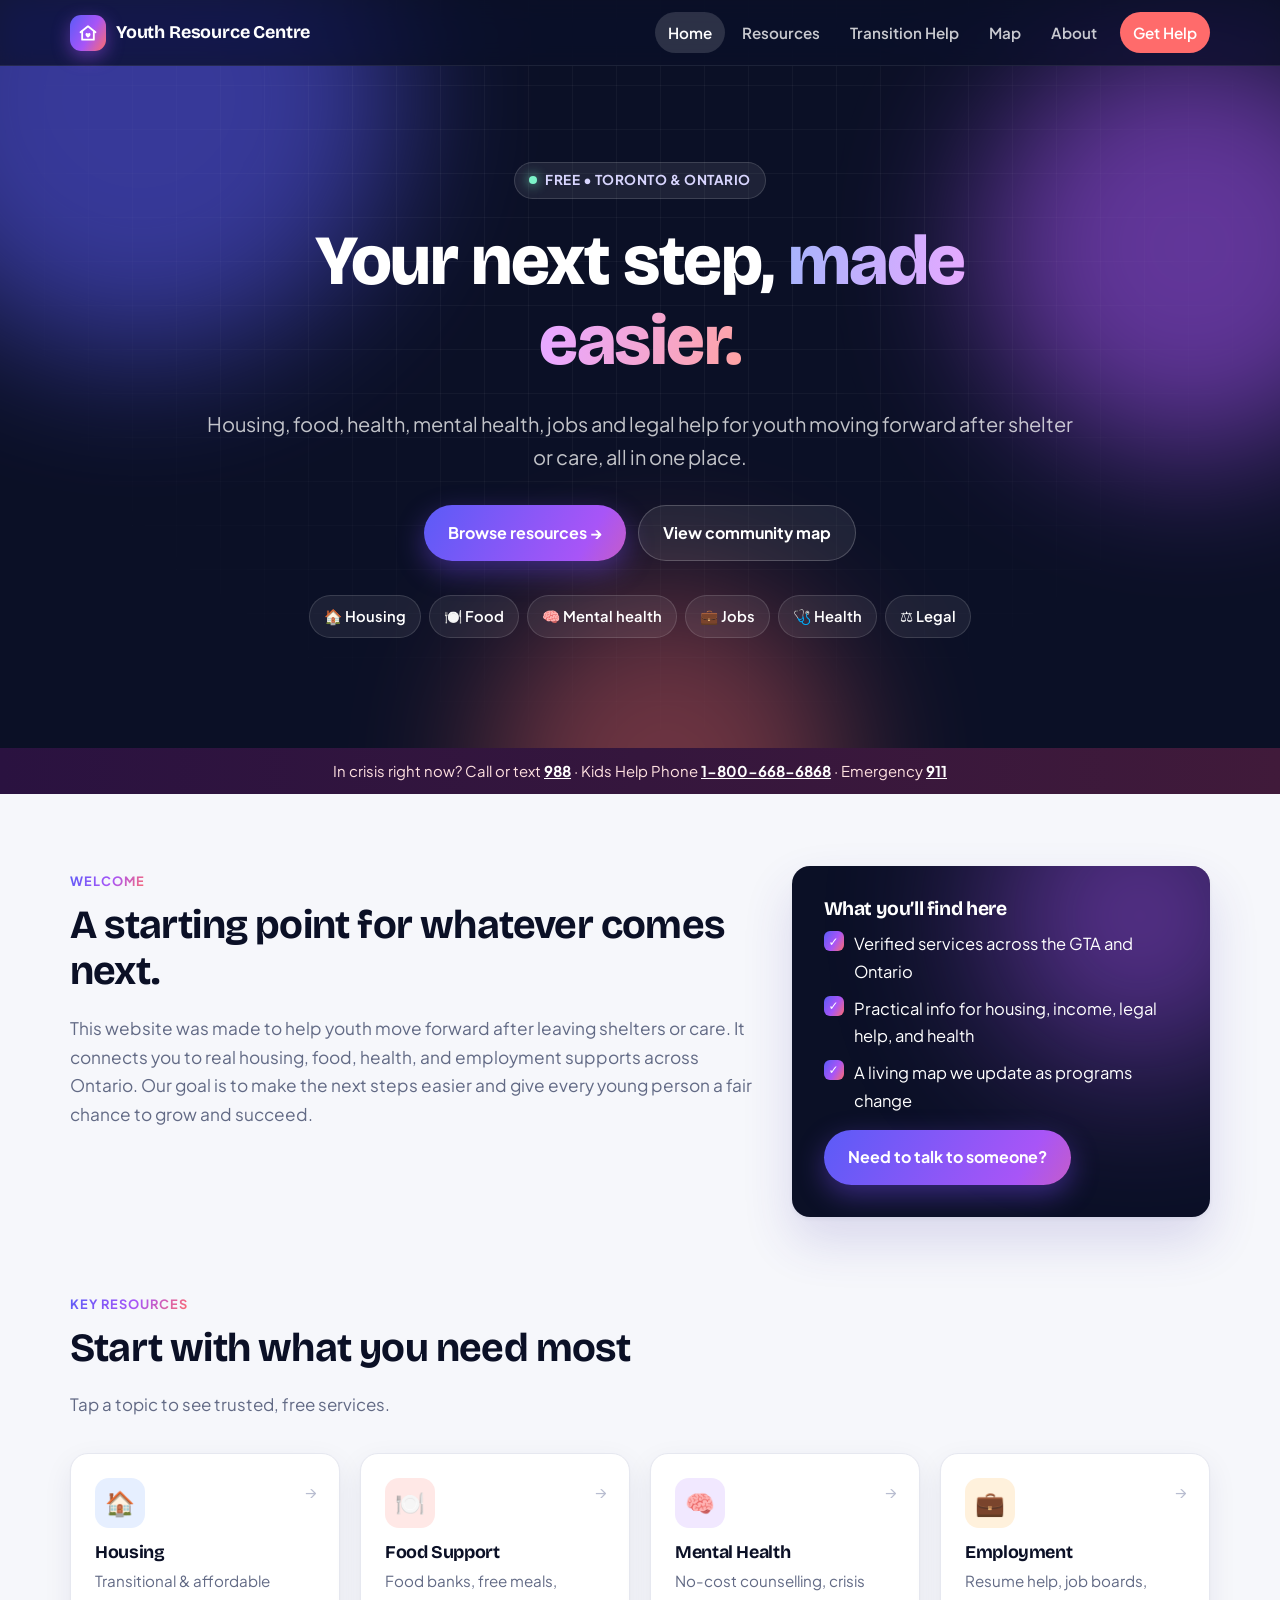
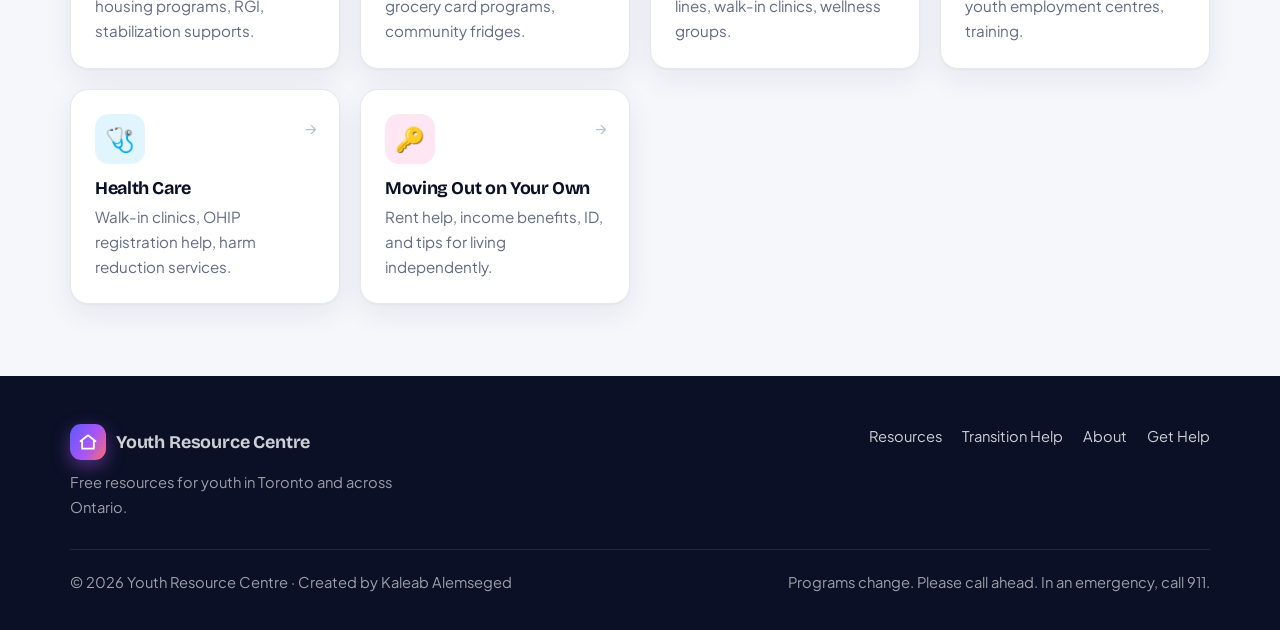
<file: index.html>
<!DOCTYPE html>
<html lang="en" class="no-js">
<head>
  <meta charset="UTF-8">
  <meta name="viewport" content="width=device-width, initial-scale=1.0">
  <title>Youth Resource Centre</title>
  <meta name="description" content="Free housing, food, health, mental health, legal and employment resources for youth in Toronto and Ontario.">
  <!-- Fonts -->
  <link rel="preconnect" href="https://fonts.googleapis.com">
  <link rel="preconnect" href="https://fonts.gstatic.com" crossorigin>
  <link href="https://fonts.googleapis.com/css2?family=Bricolage+Grotesque:opsz,wght@12..96,600;12..96,800&family=Plus+Jakarta+Sans:wght@400;500;600;700;800&display=swap" rel="stylesheet">
  <!-- The whole site's look lives in this one file -->
  <link rel="stylesheet" href="css/style.css">
</head>
<body>

  <!-- ============ HEADER (same on every page) ============ -->
  <a class="skip" href="#main">Skip to content</a>
  <header class="site-header">
    <div class="nav-wrap">
      <a class="logo" href="index.html">
        <span class="logo-mark"><svg viewBox="0 0 24 24" fill="none" stroke="#fff" stroke-width="2.2" stroke-linecap="round" stroke-linejoin="round"><path d="M3 11l9-7 9 7"/><path d="M5 10v10h14V10"/><path d="M12 17.5s-3-1.8-3-3.8a1.6 1.6 0 0 1 3-.8 1.6 1.6 0 0 1 3 .8c0 2-3 3.8-3 3.8z" fill="#fff" stroke="none"/></svg></span>
        Youth Resource Centre
      </a>
      <button class="menu-btn" aria-label="Open menu" aria-expanded="false">☰</button>
      <nav class="nav-links" aria-label="Main">
        <a href="index.html">Home</a>
        <a href="resources.html">Resources</a>
        <a href="transition-resources.html">Transition Help</a>
        <a href="map.html">Map</a>
        <a href="about.html">About</a>
        <a href="contact.html" class="nav-help">Get Help</a>
      </nav>
    </div>
  </header>

  <!-- ============ HERO ============ -->
  <section class="hero">
    <div class="blob b1"></div><div class="blob b2"></div><div class="blob b3"></div>
    <div class="hero-inner">
      <span class="eyebrow"><span class="dot"></span>Free • Toronto &amp; Ontario</span>
      <h1>Your next step, <span class="grad-text">made easier.</span></h1>
      <p class="lead">Housing, food, health, mental health, jobs and legal help for youth moving forward after shelter or care, all in one place.</p>
      <div class="hero-actions">
        <a class="btn btn-primary" href="resources.html">Browse resources →</a>
        <a class="btn btn-ghost" href="map.html">View community map</a>
      </div>
      <div class="quick" aria-label="Jump to a topic">
        <a href="resources.html#housing">🏠 Housing</a>
        <a href="resources.html#food">🍽️ Food</a>
        <a href="resources.html#mental">🧠 Mental health</a>
        <a href="resources.html#employment">💼 Jobs</a>
        <a href="resources.html#health">🩺 Health</a>
        <a href="resources.html#legal">⚖️ Legal</a>
      </div>
    </div>
  </section>

  <div class="crisis">
    In crisis right now? Call or text <a href="tel:988">988</a> · Kids Help Phone <a href="tel:18006686868">1-800-668-6868</a> · Emergency <a href="tel:911">911</a>
  </div>

  <main id="main">

    <!-- ============ WELCOME ============ -->
    <section class="section">
      <div class="container two-col">
        <div class="reveal">
          <span class="kicker">Welcome</span>
          <h2 style="font-size:clamp(1.7rem,3.4vw,2.5rem)">A starting point for whatever comes next.</h2>
          <p class="muted" style="font-size:1.08rem;max-width:60ch">
            This website was made to help youth move forward after leaving shelters or care.
            It connects you to real housing, food, health, and employment supports across Ontario.
            Our goal is to make the next steps easier and give every young person a fair chance to grow and succeed.
          </p>
        </div>
        <aside class="feature reveal">
          <h3>What you’ll find here</h3>
          <ul class="checks">
            <li>Verified services across the GTA and Ontario</li>
            <li>Practical info for housing, income, legal help, and health</li>
            <li>A living map we update as programs change</li>
          </ul>
          <a class="btn btn-primary" href="contact.html">Need to talk to someone?</a>
        </aside>
      </div>
    </section>

    <!-- ============ KEY RESOURCES ============ -->
    <section class="section" style="padding-top:0">
      <div class="container">
        <div class="section-head reveal">
          <span class="kicker">Key resources</span>
          <h2>Start with what you need most</h2>
          <p>Tap a topic to see trusted, free services.</p>
        </div>
        <div class="grid">
          <a class="tile reveal" href="resources.html#housing">
            <span class="arrow">→</span>
            <div class="icon c-blue">🏠</div>
            <h3>Housing</h3>
            <p>Transitional &amp; affordable housing programs, RGI, stabilization supports.</p>
          </a>
          <a class="tile reveal" href="resources.html#food">
            <span class="arrow">→</span>
            <div class="icon c-coral">🍽️</div>
            <h3>Food Support</h3>
            <p>Food banks, free meals, grocery card programs, community fridges.</p>
          </a>
          <a class="tile reveal" href="resources.html#mental">
            <span class="arrow">→</span>
            <div class="icon c-violet">🧠</div>
            <h3>Mental Health</h3>
            <p>No-cost counselling, crisis lines, walk-in clinics, wellness groups.</p>
          </a>
          <a class="tile reveal" href="resources.html#employment">
            <span class="arrow">→</span>
            <div class="icon c-amber">💼</div>
            <h3>Employment</h3>
            <p>Resume help, job boards, youth employment centres, training.</p>
          </a>
          <a class="tile reveal" href="resources.html#health">
            <span class="arrow">→</span>
            <div class="icon c-sky">🩺</div>
            <h3>Health Care</h3>
            <p>Walk-in clinics, OHIP registration help, harm reduction services.</p>
          </a>
          <a class="tile reveal" href="transition-resources.html">
            <span class="arrow">→</span>
            <div class="icon c-pink">🔑</div>
            <h3>Moving Out on Your Own</h3>
            <p>Rent help, income benefits, ID, and tips for living independently.</p>
          </a>
        </div>
      </div>
    </section>

  </main>

  <!-- ============ FOOTER (same on every page) ============ -->
  <footer class="site-footer">
    <div class="container">
      <div class="footer-grid">
        <div>
          <a class="logo" href="index.html"><span class="logo-mark"><svg viewBox="0 0 24 24" fill="none" stroke="#fff" stroke-width="2.2" stroke-linecap="round" stroke-linejoin="round"><path d="M3 11l9-7 9 7"/><path d="M5 10v10h14V10"/></svg></span>Youth Resource Centre</a>
          <p style="max-width:34ch;margin:0">Free resources for youth in Toronto and across Ontario.</p>
        </div>
        <nav aria-label="Footer">
          <a href="resources.html">Resources</a>
          <a href="transition-resources.html">Transition Help</a>
          <a href="about.html">About</a>
          <a href="contact.html">Get Help</a>
        </nav>
      </div>
      <div class="footer-bottom">
        <span>&copy; 2026 Youth Resource Centre · Created by Kaleab Alemseged</span>
        <span>Programs change. Please call ahead. In an emergency, call 911.</span>
      </div>
    </div>
  </footer>

  <script src="js/site.js"></script>
</body>
</html>
</file>
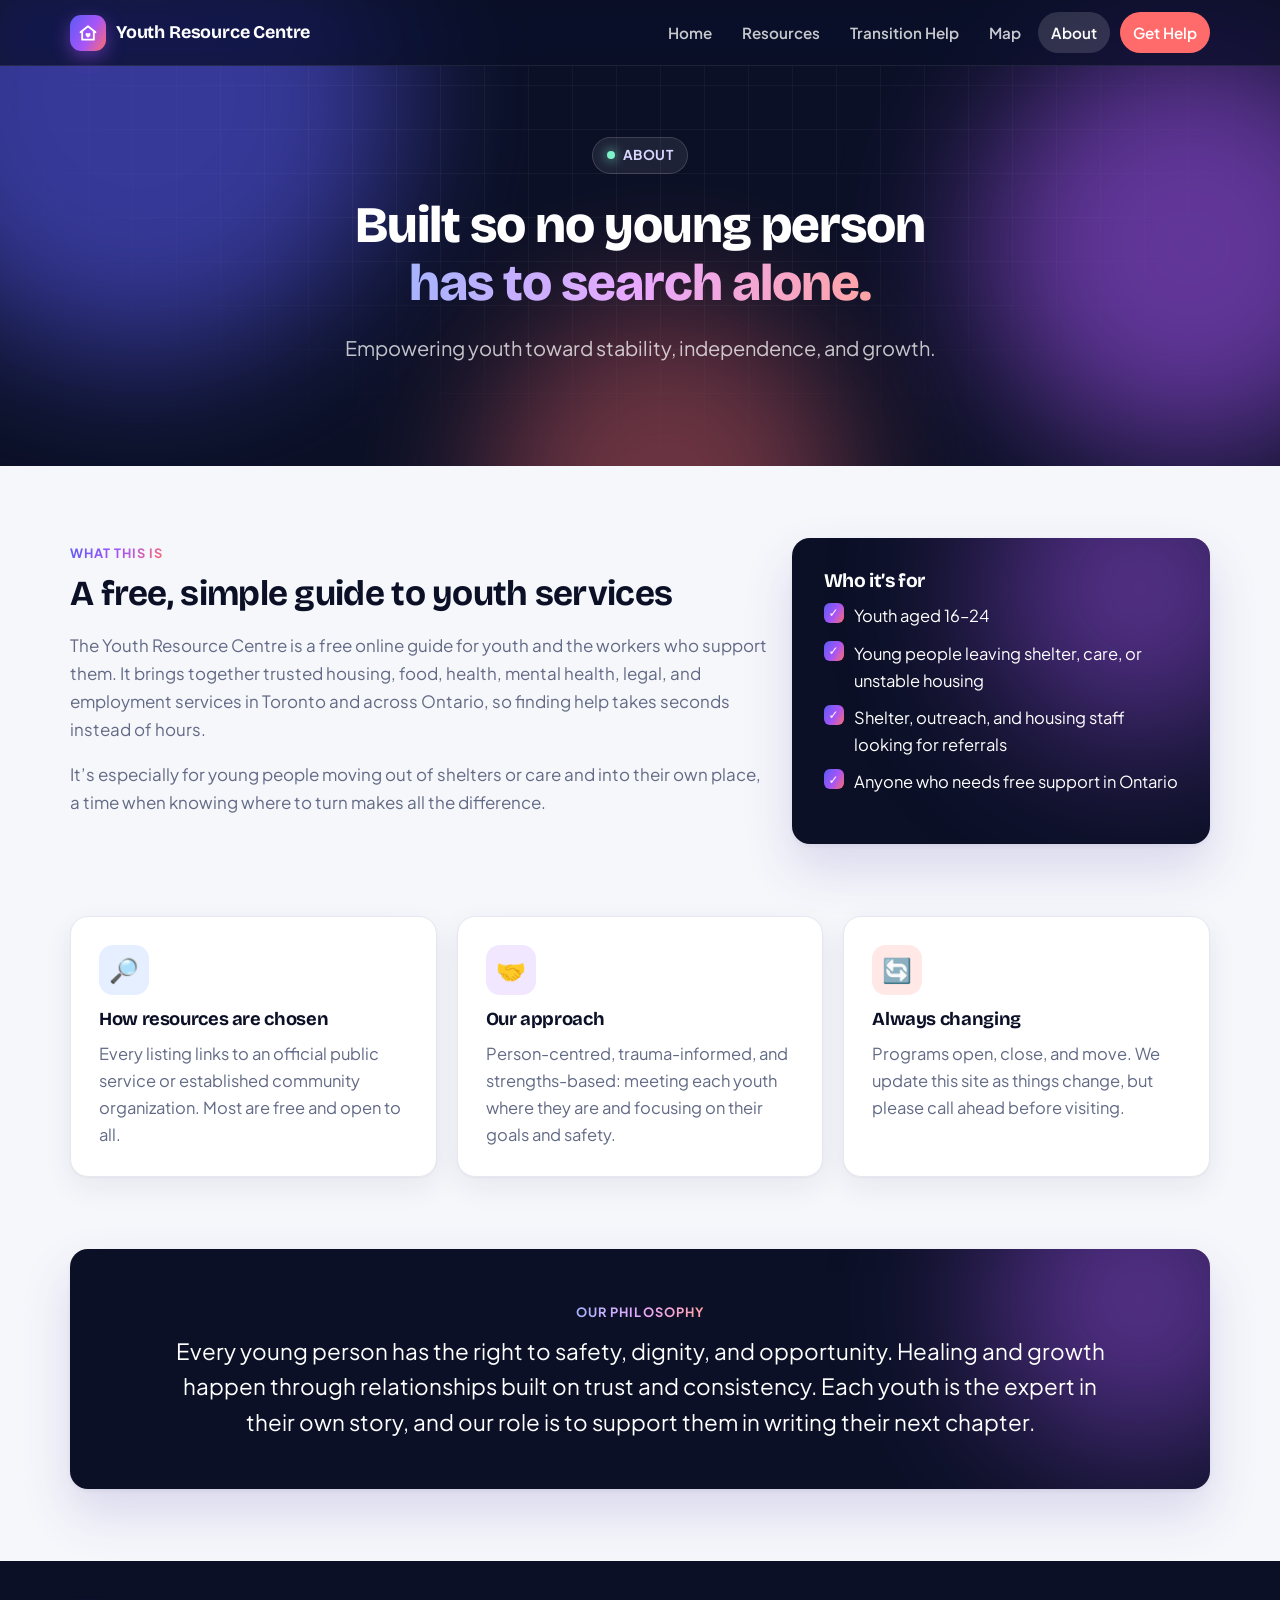
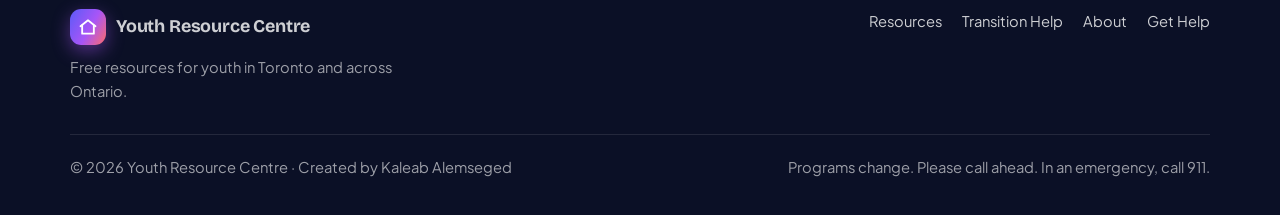
<file: about.html>
<!DOCTYPE html>
<html lang="en" class="no-js">
<head>
  <meta charset="UTF-8">
  <meta name="viewport" content="width=device-width, initial-scale=1.0">
  <title>About | Youth Resource Centre</title>
  <meta name="description" content="What the Youth Resource Centre is, who it's for, and how resources are chosen.">
  <link rel="preconnect" href="https://fonts.googleapis.com">
  <link rel="preconnect" href="https://fonts.gstatic.com" crossorigin>
  <link href="https://fonts.googleapis.com/css2?family=Bricolage+Grotesque:opsz,wght@12..96,600;12..96,800&family=Plus+Jakarta+Sans:wght@400;500;600;700;800&display=swap" rel="stylesheet">
  <link rel="stylesheet" href="css/style.css">
</head>
<body>

  <!-- ============ HEADER (same on every page) ============ -->
  <a class="skip" href="#main">Skip to content</a>
  <header class="site-header">
    <div class="nav-wrap">
      <a class="logo" href="index.html">
        <span class="logo-mark"><svg viewBox="0 0 24 24" fill="none" stroke="#fff" stroke-width="2.2" stroke-linecap="round" stroke-linejoin="round"><path d="M3 11l9-7 9 7"/><path d="M5 10v10h14V10"/><path d="M12 17.5s-3-1.8-3-3.8a1.6 1.6 0 0 1 3-.8 1.6 1.6 0 0 1 3 .8c0 2-3 3.8-3 3.8z" fill="#fff" stroke="none"/></svg></span>
        Youth Resource Centre
      </a>
      <button class="menu-btn" aria-label="Open menu" aria-expanded="false">☰</button>
      <nav class="nav-links" aria-label="Main">
        <a href="index.html">Home</a>
        <a href="resources.html">Resources</a>
        <a href="transition-resources.html">Transition Help</a>
        <a href="map.html">Map</a>
        <a href="about.html">About</a>
        <a href="contact.html" class="nav-help">Get Help</a>
      </nav>
    </div>
  </header>

  <!-- ============ HERO ============ -->
  <section class="hero compact">
    <div class="blob b1"></div><div class="blob b2"></div><div class="blob b3"></div>
    <div class="hero-inner">
      <span class="eyebrow"><span class="dot"></span>About</span>
      <h1>Built so no young person <span class="grad-text">has to search alone.</span></h1>
      <p class="lead">Empowering youth toward stability, independence, and growth.</p>
    </div>
  </section>

  <main id="main">
    <section class="section">
      <div class="container two-col">
        <div class="reveal">
          <span class="kicker">What this is</span>
          <h2 style="font-size:clamp(1.6rem,3vw,2.2rem)">A free, simple guide to youth services</h2>
          <p class="muted" style="font-size:1.06rem">
            The Youth Resource Centre is a free online guide for youth and the workers who support them.
            It brings together trusted housing, food, health, mental health, legal, and employment services
            in Toronto and across Ontario, so finding help takes seconds instead of hours.
          </p>
          <p class="muted" style="font-size:1.06rem">
            It’s especially for young people moving out of shelters or care and into their own place,
            a time when knowing where to turn makes all the difference.
          </p>
        </div>
        <aside class="feature reveal">
          <h3>Who it’s for</h3>
          <ul class="checks">
            <li>Youth aged 16–24</li>
            <li>Young people leaving shelter, care, or unstable housing</li>
            <li>Shelter, outreach, and housing staff looking for referrals</li>
            <li>Anyone who needs free support in Ontario</li>
          </ul>
        </aside>
      </div>
    </section>

    <section class="section" style="padding-top:0">
      <div class="container">
        <div class="grid">
          <div class="card reveal">
            <div class="icon c-blue">🔎</div>
            <h3 style="margin-top:14px">How resources are chosen</h3>
            <p class="muted" style="margin:0">Every listing links to an official public service or established community organization. Most are free and open to all.</p>
          </div>
          <div class="card reveal">
            <div class="icon c-violet">🤝</div>
            <h3 style="margin-top:14px">Our approach</h3>
            <p class="muted" style="margin:0">Person-centred, trauma-informed, and strengths-based: meeting each youth where they are and focusing on their goals and safety.</p>
          </div>
          <div class="card reveal">
            <div class="icon c-coral">🔄</div>
            <h3 style="margin-top:14px">Always changing</h3>
            <p class="muted" style="margin:0">Programs open, close, and move. We update this site as things change, but please call ahead before visiting.</p>
          </div>
        </div>
      </div>
    </section>

    <section class="section" style="padding-top:0">
      <div class="container">
        <div class="feature reveal" style="text-align:center;padding:48px 28px">
          <span class="kicker" style="background:linear-gradient(100deg,#a5b4fc,#e9a8ff,#ffa3a3);-webkit-background-clip:text;background-clip:text">Our philosophy</span>
          <p style="font-size:clamp(1.1rem,2.2vw,1.4rem);max-width:60ch;margin:0 auto;color:#fff;line-height:1.6">
            Every young person has the right to safety, dignity, and opportunity. Healing and growth happen
            through relationships built on trust and consistency. Each youth is the expert in their own story,
            and our role is to support them in writing their next chapter.
          </p>
        </div>
      </div>
    </section>
  </main>

  <!-- ============ FOOTER (same on every page) ============ -->
  <footer class="site-footer">
    <div class="container">
      <div class="footer-grid">
        <div>
          <a class="logo" href="index.html"><span class="logo-mark"><svg viewBox="0 0 24 24" fill="none" stroke="#fff" stroke-width="2.2" stroke-linecap="round" stroke-linejoin="round"><path d="M3 11l9-7 9 7"/><path d="M5 10v10h14V10"/></svg></span>Youth Resource Centre</a>
          <p style="max-width:34ch;margin:0">Free resources for youth in Toronto and across Ontario.</p>
        </div>
        <nav aria-label="Footer">
          <a href="resources.html">Resources</a>
          <a href="transition-resources.html">Transition Help</a>
          <a href="about.html">About</a>
          <a href="contact.html">Get Help</a>
        </nav>
      </div>
      <div class="footer-bottom">
        <span>&copy; 2026 Youth Resource Centre · Created by Kaleab Alemseged</span>
        <span>Programs change. Please call ahead. In an emergency, call 911.</span>
      </div>
    </div>
  </footer>

  <script src="js/site.js"></script>
</body>
</html>
</file>
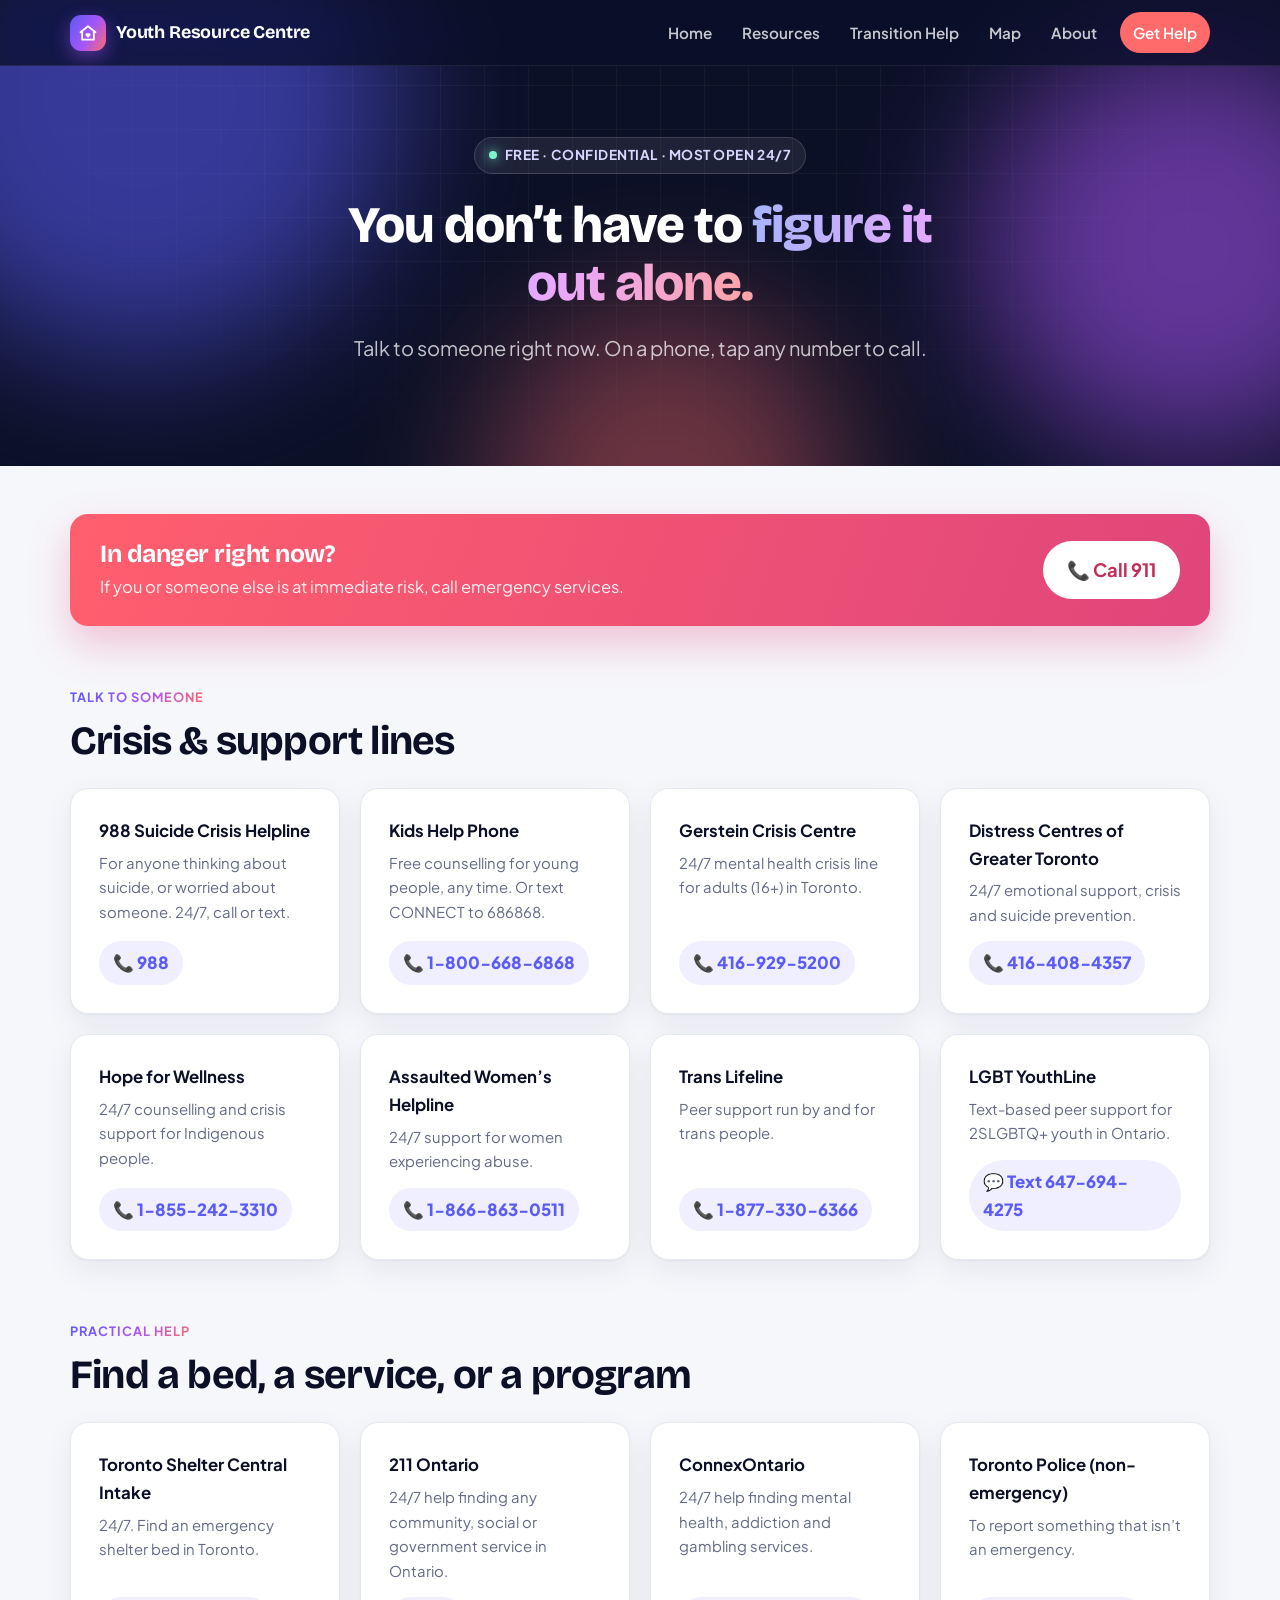
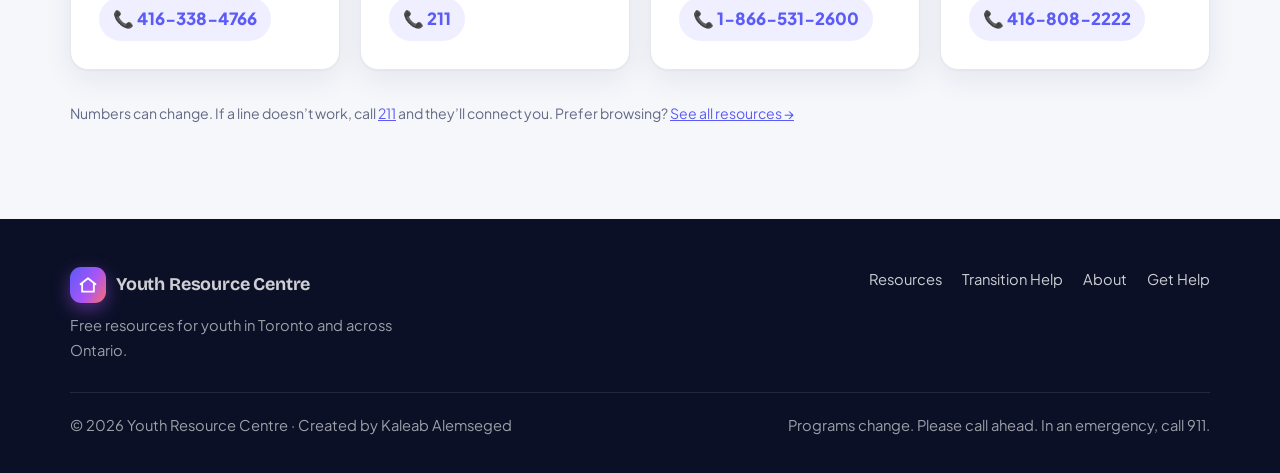
<file: contact.html>
<!DOCTYPE html>
<html lang="en" class="no-js">
<head>
  <meta charset="UTF-8">
  <meta name="viewport" content="width=device-width, initial-scale=1.0">
  <title>Get Help Now | Youth Resource Centre</title>
  <meta name="description" content="Free, confidential crisis lines and help lines for youth in Toronto and Ontario.">
  <link rel="preconnect" href="https://fonts.googleapis.com">
  <link rel="preconnect" href="https://fonts.gstatic.com" crossorigin>
  <link href="https://fonts.googleapis.com/css2?family=Bricolage+Grotesque:opsz,wght@12..96,600;12..96,800&family=Plus+Jakarta+Sans:wght@400;500;600;700;800&display=swap" rel="stylesheet">
  <link rel="stylesheet" href="css/style.css">
</head>
<body>

  <!-- ============ HEADER (same on every page) ============ -->
  <a class="skip" href="#main">Skip to content</a>
  <header class="site-header">
    <div class="nav-wrap">
      <a class="logo" href="index.html">
        <span class="logo-mark"><svg viewBox="0 0 24 24" fill="none" stroke="#fff" stroke-width="2.2" stroke-linecap="round" stroke-linejoin="round"><path d="M3 11l9-7 9 7"/><path d="M5 10v10h14V10"/><path d="M12 17.5s-3-1.8-3-3.8a1.6 1.6 0 0 1 3-.8 1.6 1.6 0 0 1 3 .8c0 2-3 3.8-3 3.8z" fill="#fff" stroke="none"/></svg></span>
        Youth Resource Centre
      </a>
      <button class="menu-btn" aria-label="Open menu" aria-expanded="false">☰</button>
      <nav class="nav-links" aria-label="Main">
        <a href="index.html">Home</a>
        <a href="resources.html">Resources</a>
        <a href="transition-resources.html">Transition Help</a>
        <a href="map.html">Map</a>
        <a href="about.html">About</a>
        <a href="contact.html" class="nav-help">Get Help</a>
      </nav>
    </div>
  </header>

  <!-- ============ HERO ============ -->
  <section class="hero compact">
    <div class="blob b1"></div><div class="blob b2"></div><div class="blob b3"></div>
    <div class="hero-inner">
      <span class="eyebrow"><span class="dot"></span>Free · Confidential · Most open 24/7</span>
      <h1>You don’t have to <span class="grad-text">figure it out alone.</span></h1>
      <p class="lead">Talk to someone right now. On a phone, tap any number to call.</p>
    </div>
  </section>

  <main id="main" class="container" style="padding:48px 20px 80px">

    <div class="emergency reveal">
      <div>
        <h2>In danger right now?</h2>
        <p>If you or someone else is at immediate risk, call emergency services.</p>
      </div>
      <a class="btn" href="tel:911">📞 Call 911</a>
    </div>

    <!-- =========================================================
         TO ADD A HELP LINE: copy one <div class="card helpline">…</div>
         block and change the name, description and number.
         The "tel:" link must be digits only (no spaces or dashes).
         ========================================================= -->

    <div class="section-head" style="margin:56px 0 24px">
      <span class="kicker">Talk to someone</span>
      <h2>Crisis &amp; support lines</h2>
    </div>
    <div class="grid">
      <div class="card helpline reveal">
        <span class="who">988 Suicide Crisis Helpline</span>
        <span class="what">For anyone thinking about suicide, or worried about someone. 24/7, call or text.</span>
        <a class="num" href="tel:988">📞 988</a>
      </div>
      <div class="card helpline reveal">
        <span class="who">Kids Help Phone</span>
        <span class="what">Free counselling for young people, any time. Or text CONNECT to 686868.</span>
        <a class="num" href="tel:18006686868">📞 1-800-668-6868</a>
      </div>
      <div class="card helpline reveal">
        <span class="who">Gerstein Crisis Centre</span>
        <span class="what">24/7 mental health crisis line for adults (16+) in Toronto.</span>
        <a class="num" href="tel:4169295200">📞 416-929-5200</a>
      </div>
      <div class="card helpline reveal">
        <span class="who">Distress Centres of Greater Toronto</span>
        <span class="what">24/7 emotional support, crisis and suicide prevention.</span>
        <a class="num" href="tel:4164084357">📞 416-408-4357</a>
      </div>
      <div class="card helpline reveal">
        <span class="who">Hope for Wellness</span>
        <span class="what">24/7 counselling and crisis support for Indigenous people.</span>
        <a class="num" href="tel:18552423310">📞 1-855-242-3310</a>
      </div>
      <div class="card helpline reveal">
        <span class="who">Assaulted Women’s Helpline</span>
        <span class="what">24/7 support for women experiencing abuse.</span>
        <a class="num" href="tel:18668630511">📞 1-866-863-0511</a>
      </div>
      <div class="card helpline reveal">
        <span class="who">Trans Lifeline</span>
        <span class="what">Peer support run by and for trans people.</span>
        <a class="num" href="tel:18773306366">📞 1-877-330-6366</a>
      </div>
      <div class="card helpline reveal">
        <span class="who">LGBT YouthLine</span>
        <span class="what">Text-based peer support for 2SLGBTQ+ youth in Ontario.</span>
        <a class="num" href="sms:6476944275">💬 Text 647-694-4275</a>
      </div>
    </div>

    <div class="section-head" style="margin:56px 0 24px">
      <span class="kicker">Practical help</span>
      <h2>Find a bed, a service, or a program</h2>
    </div>
    <div class="grid">
      <div class="card helpline reveal">
        <span class="who">Toronto Shelter Central Intake</span>
        <span class="what">24/7. Find an emergency shelter bed in Toronto.</span>
        <a class="num" href="tel:4163384766">📞 416-338-4766</a>
      </div>
      <div class="card helpline reveal">
        <span class="who">211 Ontario</span>
        <span class="what">24/7 help finding any community, social or government service in Ontario.</span>
        <a class="num" href="tel:211">📞 211</a>
      </div>
      <div class="card helpline reveal">
        <span class="who">ConnexOntario</span>
        <span class="what">24/7 help finding mental health, addiction and gambling services.</span>
        <a class="num" href="tel:18665312600">📞 1-866-531-2600</a>
      </div>
      <div class="card helpline reveal">
        <span class="who">Toronto Police (non-emergency)</span>
        <span class="what">To report something that isn’t an emergency.</span>
        <a class="num" href="tel:4168082222">📞 416-808-2222</a>
      </div>
    </div>

    <p class="note" style="margin-top:32px">Numbers can change. If a line doesn’t work, call <a href="tel:211">211</a> and they’ll connect you. Prefer browsing? <a href="resources.html">See all resources →</a></p>
  </main>

  <!-- ============ FOOTER (same on every page) ============ -->
  <footer class="site-footer">
    <div class="container">
      <div class="footer-grid">
        <div>
          <a class="logo" href="index.html"><span class="logo-mark"><svg viewBox="0 0 24 24" fill="none" stroke="#fff" stroke-width="2.2" stroke-linecap="round" stroke-linejoin="round"><path d="M3 11l9-7 9 7"/><path d="M5 10v10h14V10"/></svg></span>Youth Resource Centre</a>
          <p style="max-width:34ch;margin:0">Free resources for youth in Toronto and across Ontario.</p>
        </div>
        <nav aria-label="Footer">
          <a href="resources.html">Resources</a>
          <a href="transition-resources.html">Transition Help</a>
          <a href="about.html">About</a>
          <a href="contact.html">Get Help</a>
        </nav>
      </div>
      <div class="footer-bottom">
        <span>&copy; 2026 Youth Resource Centre · Created by Kaleab Alemseged</span>
        <span>Programs change. Please call ahead. In an emergency, call 911.</span>
      </div>
    </div>
  </footer>

  <script src="js/site.js"></script>
</body>
</html>
</file>
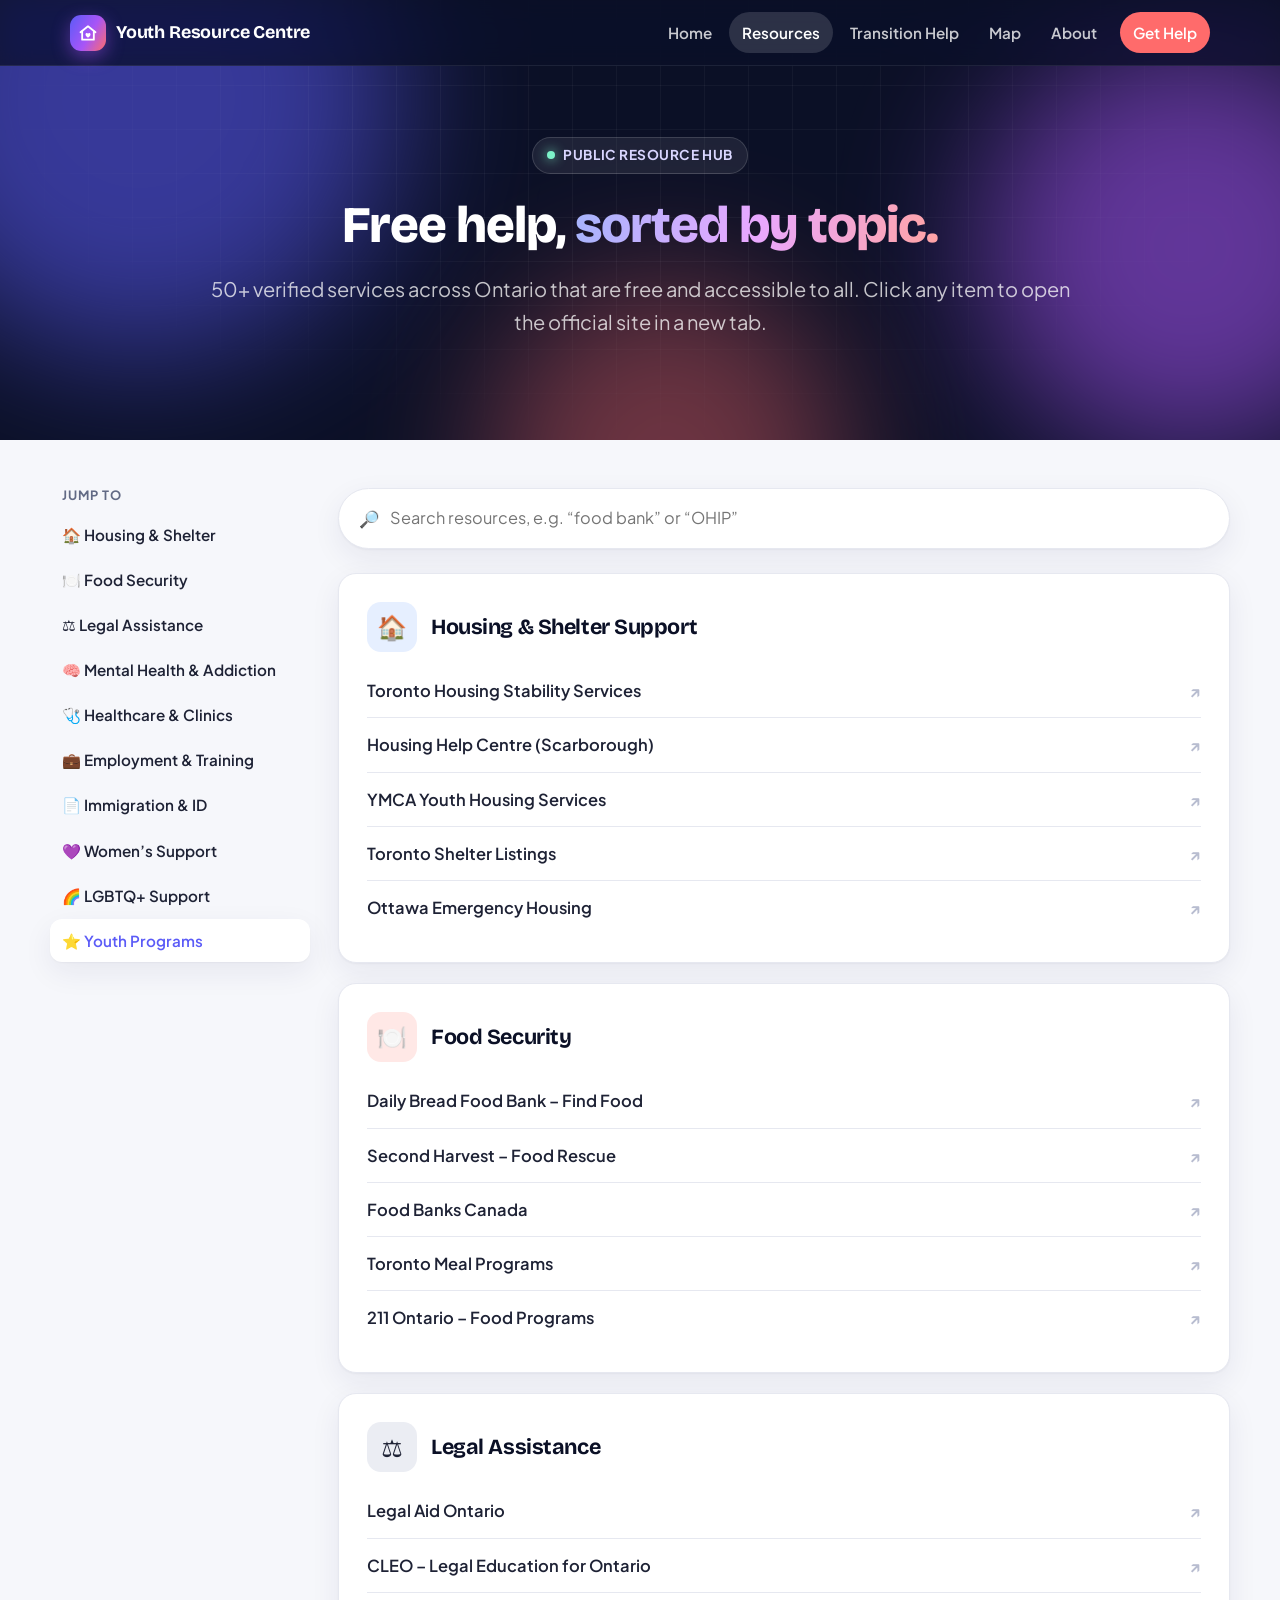
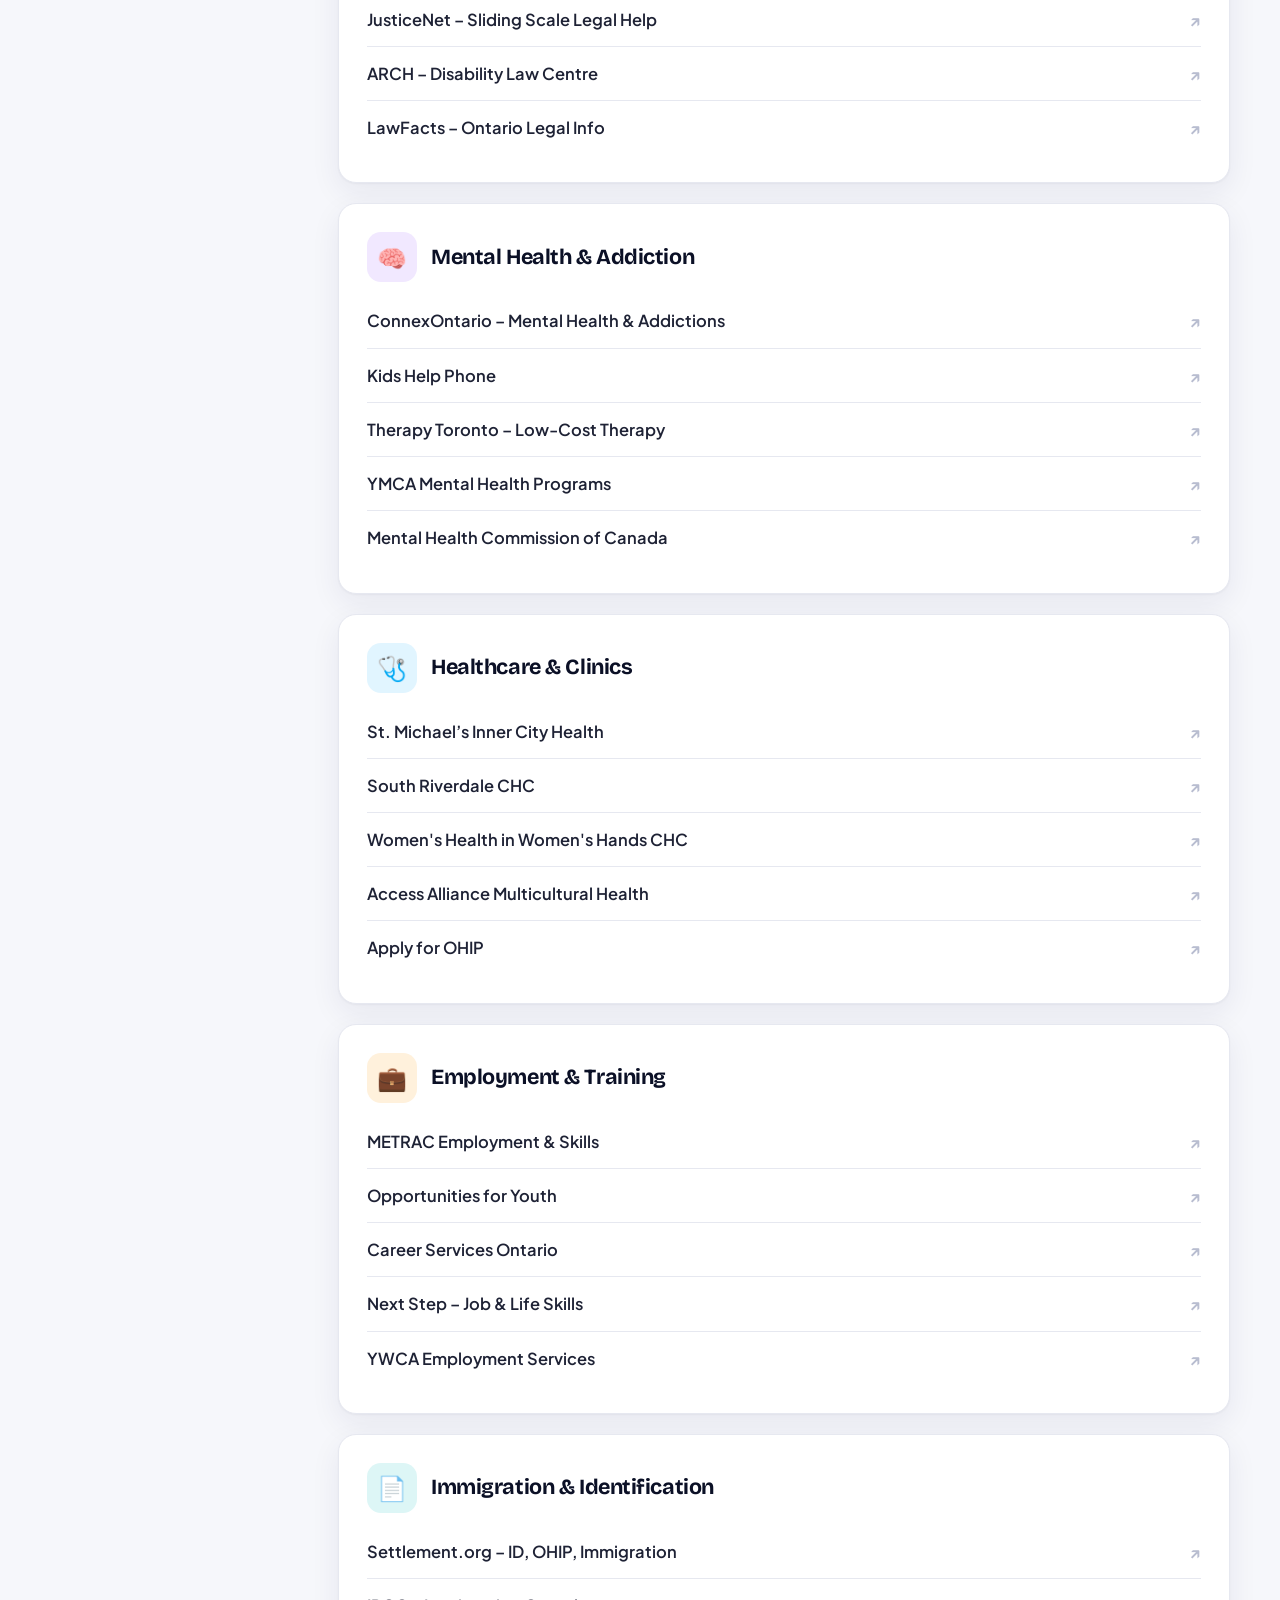
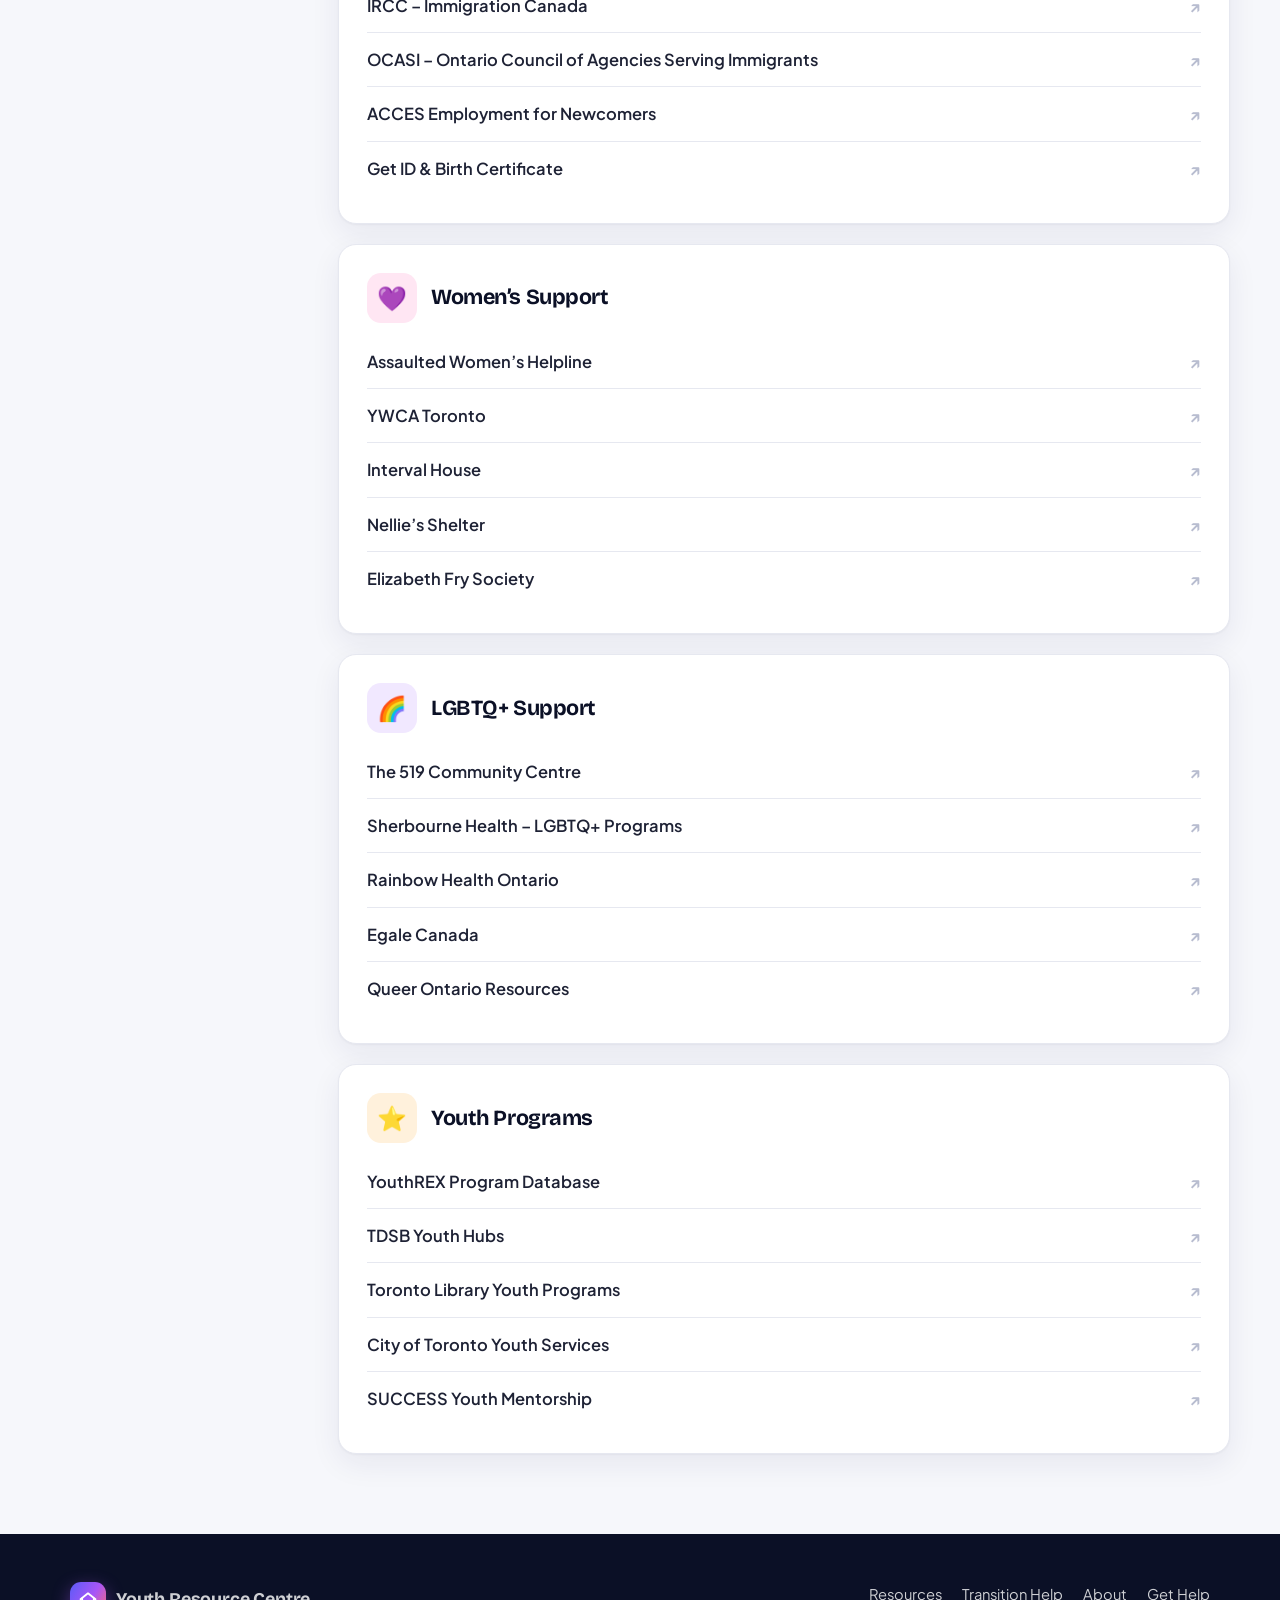
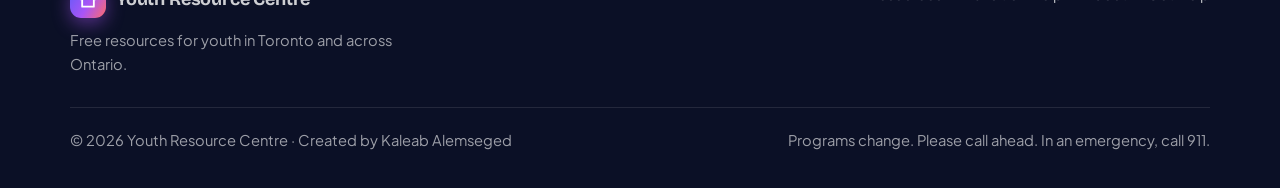
<file: resources.html>
<!DOCTYPE html>
<html lang="en" class="no-js">
<head>
  <meta charset="UTF-8">
  <meta name="viewport" content="width=device-width, initial-scale=1.0">
  <title>Resources | Youth Resource Centre</title>
  <meta name="description" content="50+ free, verified services across Ontario: housing, food, legal, mental health, health care, jobs, immigration, women's, LGBTQ+ and youth programs.">
  <link rel="preconnect" href="https://fonts.googleapis.com">
  <link rel="preconnect" href="https://fonts.gstatic.com" crossorigin>
  <link href="https://fonts.googleapis.com/css2?family=Bricolage+Grotesque:opsz,wght@12..96,600;12..96,800&family=Plus+Jakarta+Sans:wght@400;500;600;700;800&display=swap" rel="stylesheet">
  <link rel="stylesheet" href="css/style.css">
</head>
<body>

  <!-- ============ HEADER (same on every page) ============ -->
  <a class="skip" href="#main">Skip to content</a>
  <header class="site-header">
    <div class="nav-wrap">
      <a class="logo" href="index.html">
        <span class="logo-mark"><svg viewBox="0 0 24 24" fill="none" stroke="#fff" stroke-width="2.2" stroke-linecap="round" stroke-linejoin="round"><path d="M3 11l9-7 9 7"/><path d="M5 10v10h14V10"/><path d="M12 17.5s-3-1.8-3-3.8a1.6 1.6 0 0 1 3-.8 1.6 1.6 0 0 1 3 .8c0 2-3 3.8-3 3.8z" fill="#fff" stroke="none"/></svg></span>
        Youth Resource Centre
      </a>
      <button class="menu-btn" aria-label="Open menu" aria-expanded="false">☰</button>
      <nav class="nav-links" aria-label="Main">
        <a href="index.html">Home</a>
        <a href="resources.html">Resources</a>
        <a href="transition-resources.html">Transition Help</a>
        <a href="map.html">Map</a>
        <a href="about.html">About</a>
        <a href="contact.html" class="nav-help">Get Help</a>
      </nav>
    </div>
  </header>

  <!-- ============ HERO ============ -->
  <section class="hero compact">
    <div class="blob b1"></div><div class="blob b2"></div><div class="blob b3"></div>
    <div class="hero-inner">
      <span class="eyebrow"><span class="dot"></span>Public Resource Hub</span>
      <h1>Free help, <span class="grad-text">sorted by topic.</span></h1>
      <p class="lead">50+ verified services across Ontario that are free and accessible to all. Click any item to open the official site in a new tab.</p>
    </div>
  </section>

  <main id="main" class="container with-side">

    <!-- Side menu: "Jump to" -->
    <aside class="side" aria-label="Jump to a category">
      <h4>Jump to</h4>
      <nav>
        <a href="#housing">🏠 Housing &amp; Shelter</a>
        <a href="#food">🍽️ Food Security</a>
        <a href="#legal">⚖️ Legal Assistance</a>
        <a href="#mental">🧠 Mental Health &amp; Addiction</a>
        <a href="#health">🩺 Healthcare &amp; Clinics</a>
        <a href="#employment">💼 Employment &amp; Training</a>
        <a href="#immigration">📄 Immigration &amp; ID</a>
        <a href="#women">💜 Women’s Support</a>
        <a href="#lgbtq">🌈 LGBTQ+ Support</a>
        <a href="#youth">⭐ Youth Programs</a>
      </nav>
    </aside>

    <div>
      <!-- Search: filters the lists below as you type (code at bottom of page) -->
      <label class="search">
        <span aria-hidden="true">🔎</span>
        <input id="q" type="search" placeholder="Search resources, e.g. “food bank” or “OHIP”" aria-label="Search resources">
        <span class="count" id="count"></span>
      </label>

      <div class="stack" style="display:grid;gap:20px">

        <!-- =========================================================
             TO ADD A RESOURCE: copy one <li>...</li> line inside the
             right category and change the link and the name.
             ========================================================= -->

        <article id="housing" class="card res-card">
          <div class="head"><div class="icon c-blue">🏠</div><h2>Housing &amp; Shelter Support</h2></div>
          <ul class="res-list">
            <li><a href="https://www.toronto.ca/community-people/employment-social-support/housing-support/" target="_blank" rel="noopener">Toronto Housing Stability Services</a></li>
            <li><a href="https://www.housinghelpcentre.org/" target="_blank" rel="noopener">Housing Help Centre (Scarborough)</a></li>
            <li><a href="https://www.ymcagta.org/services/housing" target="_blank" rel="noopener">YMCA Youth Housing Services</a></li>
            <li><a href="https://www.shelterlistings.org/city/toronto-on.html" target="_blank" rel="noopener">Toronto Shelter Listings</a></li>
            <li><a href="https://www.ottawa.ca/en/family-and-social-services/housing/find-emergency-housing" target="_blank" rel="noopener">Ottawa Emergency Housing</a></li>
          </ul>
        </article>

        <article id="food" class="card res-card">
          <div class="head"><div class="icon c-coral">🍽️</div><h2>Food Security</h2></div>
          <ul class="res-list">
            <li><a href="https://www.dailybread.ca/need-food/" target="_blank" rel="noopener">Daily Bread Food Bank – Find Food</a></li>
            <li><a href="https://www.secondharvest.ca/need-food/" target="_blank" rel="noopener">Second Harvest – Food Rescue</a></li>
            <li><a href="https://www.foodbankscanada.ca/" target="_blank" rel="noopener">Food Banks Canada</a></li>
            <li><a href="https://www.toronto.ca/community-people/health-wellness-care/nutrition/community-meal-programs/" target="_blank" rel="noopener">Toronto Meal Programs</a></li>
            <li><a href="https://www.211ontario.ca/" target="_blank" rel="noopener">211 Ontario – Food Programs</a></li>
          </ul>
        </article>

        <article id="legal" class="card res-card">
          <div class="head"><div class="icon c-slate">⚖️</div><h2>Legal Assistance</h2></div>
          <ul class="res-list">
            <li><a href="https://www.legalaid.on.ca/" target="_blank" rel="noopener">Legal Aid Ontario</a></li>
            <li><a href="https://cleoconnect.ca/" target="_blank" rel="noopener">CLEO – Legal Education for Ontario</a></li>
            <li><a href="https://justice.net/" target="_blank" rel="noopener">JusticeNet – Sliding Scale Legal Help</a></li>
            <li><a href="https://www.archdisabilitylaw.ca/" target="_blank" rel="noopener">ARCH – Disability Law Centre</a></li>
            <li><a href="https://lawfacts.ca/" target="_blank" rel="noopener">LawFacts – Ontario Legal Info</a></li>
          </ul>
        </article>

        <article id="mental" class="card res-card">
          <div class="head"><div class="icon c-violet">🧠</div><h2>Mental Health &amp; Addiction</h2></div>
          <ul class="res-list">
            <li><a href="https://www.connexontario.ca/" target="_blank" rel="noopener">ConnexOntario – Mental Health &amp; Addictions</a></li>
            <li><a href="https://kidshelpphone.ca/" target="_blank" rel="noopener">Kids Help Phone</a></li>
            <li><a href="https://www.therapytoronto.ca/" target="_blank" rel="noopener">Therapy Toronto – Low-Cost Therapy</a></li>
            <li><a href="https://www.ymcagta.org/community-support/mental-health-services" target="_blank" rel="noopener">YMCA Mental Health Programs</a></li>
            <li><a href="https://mentalhealthcommission.ca/" target="_blank" rel="noopener">Mental Health Commission of Canada</a></li>
          </ul>
        </article>

        <article id="health" class="card res-card">
          <div class="head"><div class="icon c-sky">🩺</div><h2>Healthcare &amp; Clinics</h2></div>
          <ul class="res-list">
            <li><a href="https://www.stmichaelshospital.com/programs/innercity/" target="_blank" rel="noopener">St. Michael’s Inner City Health</a></li>
            <li><a href="https://www.srchc.ca/" target="_blank" rel="noopener">South Riverdale CHC</a></li>
            <li><a href="https://www.whiwh.com/" target="_blank" rel="noopener">Women's Health in Women's Hands CHC</a></li>
            <li><a href="https://accessalliance.ca/" target="_blank" rel="noopener">Access Alliance Multicultural Health</a></li>
            <li><a href="https://www.ontario.ca/page/apply-ohip" target="_blank" rel="noopener">Apply for OHIP</a></li>
          </ul>
        </article>

        <article id="employment" class="card res-card">
          <div class="head"><div class="icon c-amber">💼</div><h2>Employment &amp; Training</h2></div>
          <ul class="res-list">
            <li><a href="https://www.metrac.org/programs/employment-training/" target="_blank" rel="noopener">METRAC Employment &amp; Skills</a></li>
            <li><a href="https://opportunitiesforyouth.ca/" target="_blank" rel="noopener">Opportunities for Youth</a></li>
            <li><a href="https://careerserviceshrdc.com/" target="_blank" rel="noopener">Career Services Ontario</a></li>
            <li><a href="https://next-steponline.ca/" target="_blank" rel="noopener">Next Step – Job &amp; Life Skills</a></li>
            <li><a href="https://www.ywcatoronto.org/ourprograms/employmentandtraining" target="_blank" rel="noopener">YWCA Employment Services</a></li>
          </ul>
        </article>

        <article id="immigration" class="card res-card">
          <div class="head"><div class="icon c-teal">📄</div><h2>Immigration &amp; Identification</h2></div>
          <ul class="res-list">
            <li><a href="https://settlement.org/" target="_blank" rel="noopener">Settlement.org – ID, OHIP, Immigration</a></li>
            <li><a href="https://www.cic.gc.ca/" target="_blank" rel="noopener">IRCC – Immigration Canada</a></li>
            <li><a href="https://ocasi.org/" target="_blank" rel="noopener">OCASI – Ontario Council of Agencies Serving Immigrants</a></li>
            <li><a href="https://www.accesemployment.ca/" target="_blank" rel="noopener">ACCES Employment for Newcomers</a></li>
            <li><a href="https://www.legalline.ca/legal-answers/id-and-birth-certificate-ontario/" target="_blank" rel="noopener">Get ID &amp; Birth Certificate</a></li>
          </ul>
        </article>

        <article id="women" class="card res-card">
          <div class="head"><div class="icon c-pink">💜</div><h2>Women’s Support</h2></div>
          <ul class="res-list">
            <li><a href="https://www.awhl.org/" target="_blank" rel="noopener">Assaulted Women’s Helpline</a></li>
            <li><a href="https://www.ywcatoronto.org/" target="_blank" rel="noopener">YWCA Toronto</a></li>
            <li><a href="https://www.intervalhouse.ca/" target="_blank" rel="noopener">Interval House</a></li>
            <li><a href="https://www.nellies.org/" target="_blank" rel="noopener">Nellie’s Shelter</a></li>
            <li><a href="https://www.elizabethfrytoronto.org/" target="_blank" rel="noopener">Elizabeth Fry Society</a></li>
          </ul>
        </article>

        <article id="lgbtq" class="card res-card">
          <div class="head"><div class="icon c-violet">🌈</div><h2>LGBTQ+ Support</h2></div>
          <ul class="res-list">
            <li><a href="https://www.the519.org/" target="_blank" rel="noopener">The 519 Community Centre</a></li>
            <li><a href="https://sherbourne.on.ca/" target="_blank" rel="noopener">Sherbourne Health – LGBTQ+ Programs</a></li>
            <li><a href="https://rainbowhealthontario.ca/" target="_blank" rel="noopener">Rainbow Health Ontario</a></li>
            <li><a href="https://www.egale.ca/" target="_blank" rel="noopener">Egale Canada</a></li>
            <li><a href="https://www.queerontario.org/resources/" target="_blank" rel="noopener">Queer Ontario Resources</a></li>
          </ul>
        </article>

        <article id="youth" class="card res-card">
          <div class="head"><div class="icon c-amber">⭐</div><h2>Youth Programs</h2></div>
          <ul class="res-list">
            <li><a href="https://youthrex.hub.youthpolicy.org/" target="_blank" rel="noopener">YouthREX Program Database</a></li>
            <li><a href="https://www.tdsb.on.ca/About-Us/Innovation/Youth-Hubs" target="_blank" rel="noopener">TDSB Youth Hubs</a></li>
            <li><a href="https://www.torontopubliclibrary.ca/programs/teens/" target="_blank" rel="noopener">Toronto Library Youth Programs</a></li>
            <li><a href="https://www.toronto.ca/community-people/youth/" target="_blank" rel="noopener">City of Toronto Youth Services</a></li>
            <li><a href="https://www.successbc.ca/eng/" target="_blank" rel="noopener">SUCCESS Youth Mentorship</a></li>
          </ul>
        </article>

        <div class="card no-results" id="none">
          <h3>No matches</h3>
          <p class="muted">Try a different word, or call <a href="tel:211">211</a>. They can find any service in Ontario, 24/7.</p>
        </div>
      </div>
    </div>
  </main>

  <!-- ============ FOOTER (same on every page) ============ -->
  <footer class="site-footer">
    <div class="container">
      <div class="footer-grid">
        <div>
          <a class="logo" href="index.html"><span class="logo-mark"><svg viewBox="0 0 24 24" fill="none" stroke="#fff" stroke-width="2.2" stroke-linecap="round" stroke-linejoin="round"><path d="M3 11l9-7 9 7"/><path d="M5 10v10h14V10"/></svg></span>Youth Resource Centre</a>
          <p style="max-width:34ch;margin:0">Free resources for youth in Toronto and across Ontario.</p>
        </div>
        <nav aria-label="Footer">
          <a href="resources.html">Resources</a>
          <a href="transition-resources.html">Transition Help</a>
          <a href="about.html">About</a>
          <a href="contact.html">Get Help</a>
        </nav>
      </div>
      <div class="footer-bottom">
        <span>&copy; 2026 Youth Resource Centre · Created by Kaleab Alemseged</span>
        <span>Programs change. Please call ahead. In an emergency, call 911.</span>
      </div>
    </div>
  </footer>

  <script src="js/site.js"></script>
  <script>
    /* SEARCH: hides any resource whose name doesn't contain what you typed,
       and hides a whole category if nothing in it matches. */
    const q = document.getElementById('q');
    const cards = document.querySelectorAll('.res-card');
    const count = document.getElementById('count');
    const none = document.getElementById('none');

    q.addEventListener('input', () => {
      const term = q.value.trim().toLowerCase();
      let shown = 0;
      cards.forEach(card => {
        const title = card.querySelector('h2').textContent.toLowerCase();
        let inCard = 0;
        card.querySelectorAll('li').forEach(li => {
          const hit = !term || title.includes(term) || li.textContent.toLowerCase().includes(term);
          li.style.display = hit ? '' : 'none';
          if (hit) inCard++;
        });
        card.style.display = inCard ? '' : 'none';
        shown += inCard;
      });
      count.textContent = term ? shown + ' found' : '';
      none.style.display = shown ? 'none' : 'block';
    });
  </script>
</body>
</html>
</file>
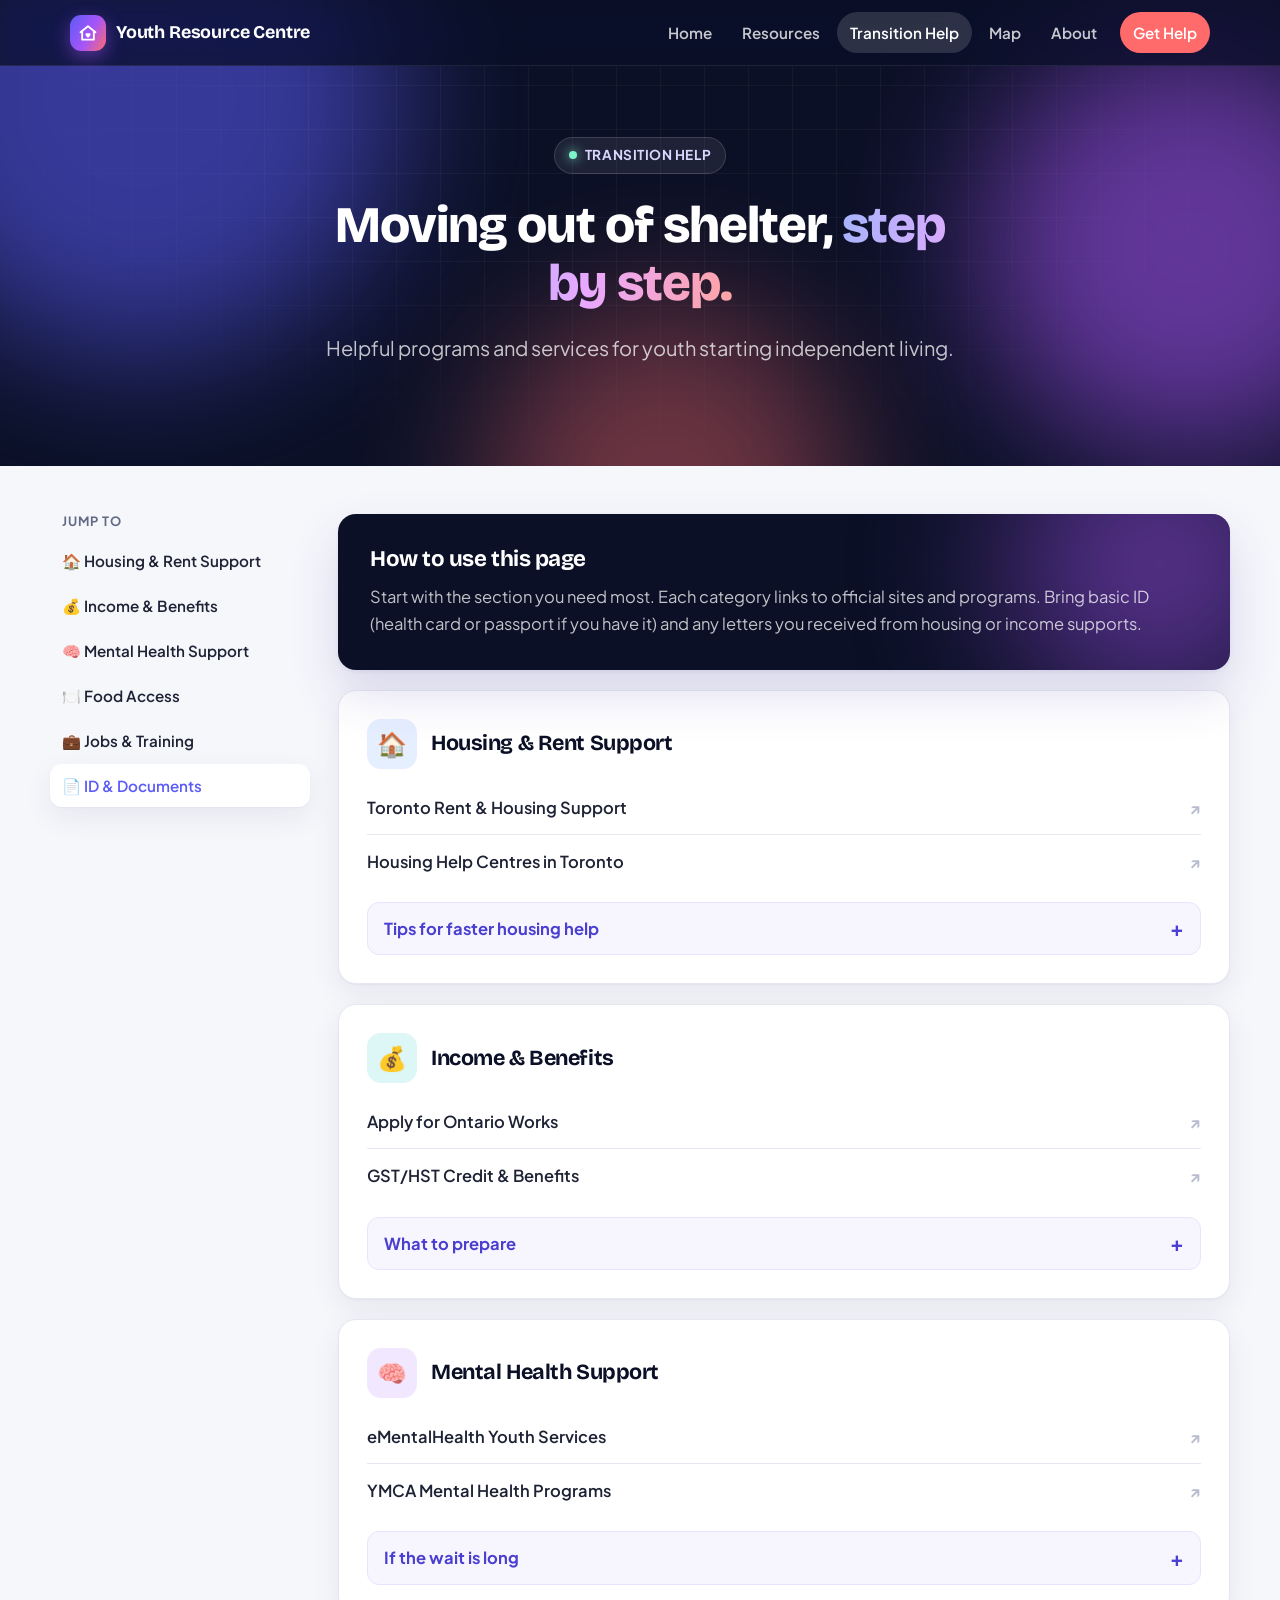
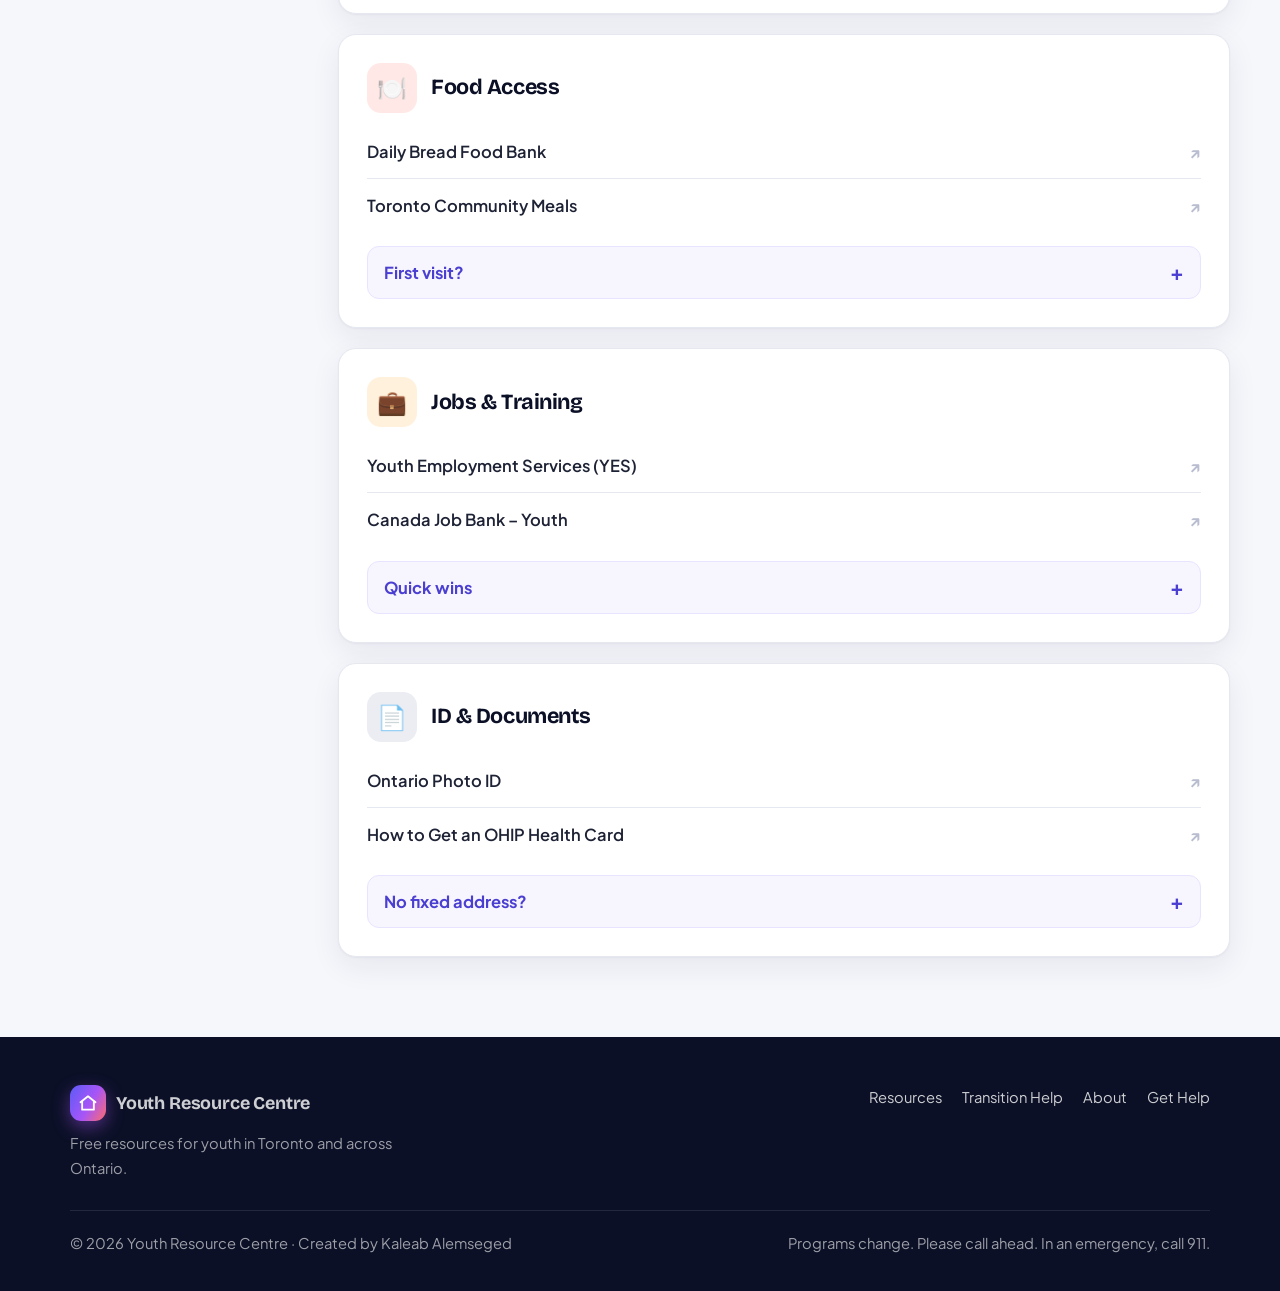
<file: transition-resources.html>
<!DOCTYPE html>
<html lang="en" class="no-js">
<head>
  <meta charset="UTF-8">
  <meta name="viewport" content="width=device-width, initial-scale=1.0">
  <title>Transition Help | Youth Resource Centre</title>
  <meta name="description" content="Help for youth moving from shelter to independent living: rent, income, mental health, food, jobs and ID.">
  <link rel="preconnect" href="https://fonts.googleapis.com">
  <link rel="preconnect" href="https://fonts.gstatic.com" crossorigin>
  <link href="https://fonts.googleapis.com/css2?family=Bricolage+Grotesque:opsz,wght@12..96,600;12..96,800&family=Plus+Jakarta+Sans:wght@400;500;600;700;800&display=swap" rel="stylesheet">
  <link rel="stylesheet" href="css/style.css">
</head>
<body>

  <!-- ============ HEADER (same on every page) ============ -->
  <a class="skip" href="#main">Skip to content</a>
  <header class="site-header">
    <div class="nav-wrap">
      <a class="logo" href="index.html">
        <span class="logo-mark"><svg viewBox="0 0 24 24" fill="none" stroke="#fff" stroke-width="2.2" stroke-linecap="round" stroke-linejoin="round"><path d="M3 11l9-7 9 7"/><path d="M5 10v10h14V10"/><path d="M12 17.5s-3-1.8-3-3.8a1.6 1.6 0 0 1 3-.8 1.6 1.6 0 0 1 3 .8c0 2-3 3.8-3 3.8z" fill="#fff" stroke="none"/></svg></span>
        Youth Resource Centre
      </a>
      <button class="menu-btn" aria-label="Open menu" aria-expanded="false">☰</button>
      <nav class="nav-links" aria-label="Main">
        <a href="index.html">Home</a>
        <a href="resources.html">Resources</a>
        <a href="transition-resources.html">Transition Help</a>
        <a href="map.html">Map</a>
        <a href="about.html">About</a>
        <a href="contact.html" class="nav-help">Get Help</a>
      </nav>
    </div>
  </header>

  <!-- ============ HERO ============ -->
  <section class="hero compact">
    <div class="blob b1"></div><div class="blob b2"></div><div class="blob b3"></div>
    <div class="hero-inner">
      <span class="eyebrow"><span class="dot"></span>Transition Help</span>
      <h1>Moving out of shelter, <span class="grad-text">step by step.</span></h1>
      <p class="lead">Helpful programs and services for youth starting independent living.</p>
    </div>
  </section>

  <main id="main" class="container with-side">

    <aside class="side" aria-label="Jump to a category">
      <h4>Jump to</h4>
      <nav>
        <a href="#housing">🏠 Housing &amp; Rent Support</a>
        <a href="#income">💰 Income &amp; Benefits</a>
        <a href="#mental">🧠 Mental Health Support</a>
        <a href="#food">🍽️ Food Access</a>
        <a href="#jobs">💼 Jobs &amp; Training</a>
        <a href="#id">📄 ID &amp; Documents</a>
      </nav>
    </aside>

    <div style="display:grid;gap:20px">
      <article class="feature">
        <h2 style="font-size:1.4rem">How to use this page</h2>
        <p style="margin:0">
          Start with the section you need most. Each category links to official sites and programs.
          Bring basic ID (health card or passport if you have it) and any letters you received from housing or income supports.
        </p>
      </article>

      <article id="housing" class="card res-card">
        <div class="head"><div class="icon c-blue">🏠</div><h2>Housing &amp; Rent Support</h2></div>
        <ul class="res-list">
          <li><a href="https://www.toronto.ca/community-people/employment-social-support/housing-support/" target="_blank" rel="noopener">Toronto Rent &amp; Housing Support</a></li>
          <li><a href="https://www.surveymonkey.com/r/housingconnect" target="_blank" rel="noopener">Housing Help Centres in Toronto</a></li>
        </ul>
        <details class="tips">
          <summary>Tips for faster housing help</summary>
          <ul>
            <li>Save proof of income/benefits and a copy of your ID; bring them to appointments.</li>
            <li>Ask agencies about stabilization funds (last month’s rent, arrears, furniture banks).</li>
            <li>If you get a letter from housing, reply by the deadline. Missed replies can delay offers.</li>
          </ul>
        </details>
      </article>

      <article id="income" class="card res-card">
        <div class="head"><div class="icon c-teal">💰</div><h2>Income &amp; Benefits</h2></div>
        <ul class="res-list">
          <li><a href="https://www.ontario.ca/page/ontario-works" target="_blank" rel="noopener">Apply for Ontario Works</a></li>
          <li><a href="https://www.canada.ca/en/revenue-agency/services/child-family-benefits/gsthstc-apply.html" target="_blank" rel="noopener">GST/HST Credit &amp; Benefits</a></li>
        </ul>
        <details class="tips">
          <summary>What to prepare</summary>
          <ul>
            <li>ID, SIN (if you have one), and banking info for direct deposit.</li>
            <li>Rent amount and landlord info if you want direct-to-landlord payment set up.</li>
            <li>Keep all mail from OW/ODSP. Missed requests can pause your file.</li>
          </ul>
        </details>
      </article>

      <article id="mental" class="card res-card">
        <div class="head"><div class="icon c-violet">🧠</div><h2>Mental Health Support</h2></div>
        <ul class="res-list">
          <li><a href="https://www.ementalhealth.ca/Toronto/Mental-Health-Services-for-Youth/index.php?m=heading&amp;ID=48" target="_blank" rel="noopener">eMentalHealth Youth Services</a></li>
          <li><a href="https://www.ymcagta.org/community-support/mental-health-services" target="_blank" rel="noopener">YMCA Mental Health Programs</a></li>
        </ul>
        <details class="tips">
          <summary>If the wait is long</summary>
          <ul>
            <li>Ask for single-session/walk-in counselling you can access right away.</li>
            <li>Request a safety plan and crisis numbers if you feel at risk.</li>
          </ul>
        </details>
      </article>

      <article id="food" class="card res-card">
        <div class="head"><div class="icon c-coral">🍽️</div><h2>Food Access</h2></div>
        <ul class="res-list">
          <li><a href="https://www.dailybread.ca/need-food/" target="_blank" rel="noopener">Daily Bread Food Bank</a></li>
          <li><a href="https://www.toronto.ca/community-people/health-wellness-care/health-programs-advice/nutrition-programs/community-meal-programs/" target="_blank" rel="noopener">Toronto Community Meals</a></li>
        </ul>
        <details class="tips">
          <summary>First visit?</summary>
          <ul>
            <li>Some programs do a quick intake (name, postal code, household size).</li>
            <li>Check hours. Many close early or have specific service days.</li>
          </ul>
        </details>
      </article>

      <article id="jobs" class="card res-card">
        <div class="head"><div class="icon c-amber">💼</div><h2>Jobs &amp; Training</h2></div>
        <ul class="res-list">
          <li><a href="https://www.yes.on.ca/" target="_blank" rel="noopener">Youth Employment Services (YES)</a></li>
          <li><a href="https://www.jobbank.gc.ca/youth" target="_blank" rel="noopener">Canada Job Bank – Youth</a></li>
        </ul>
        <details class="tips">
          <summary>Quick wins</summary>
          <ul>
            <li>Ask about paid pre-employment programs and certifications (WHMIS, First Aid).</li>
            <li>Use agency computers/printers for free to apply and print resumes.</li>
          </ul>
        </details>
      </article>

      <article id="id" class="card res-card">
        <div class="head"><div class="icon c-slate">📄</div><h2>ID &amp; Documents</h2></div>
        <ul class="res-list">
          <li><a href="https://www.ontario.ca/page/get-or-replace-ontario-photo-card" target="_blank" rel="noopener">Ontario Photo ID</a></li>
          <li><a href="https://settlement.org/ontario/daily-life/identification-ids/ontario-health-card/how-do-i-apply-for-a-health-card-ohip/" target="_blank" rel="noopener">How to Get an OHIP Health Card</a></li>
        </ul>
        <details class="tips">
          <summary>No fixed address?</summary>
          <ul>
            <li>Ask an agency for a letter or service address to receive mail.</li>
            <li>Keep photocopies or photos of your documents in a safe cloud folder.</li>
          </ul>
        </details>
      </article>
    </div>
  </main>

  <!-- ============ FOOTER (same on every page) ============ -->
  <footer class="site-footer">
    <div class="container">
      <div class="footer-grid">
        <div>
          <a class="logo" href="index.html"><span class="logo-mark"><svg viewBox="0 0 24 24" fill="none" stroke="#fff" stroke-width="2.2" stroke-linecap="round" stroke-linejoin="round"><path d="M3 11l9-7 9 7"/><path d="M5 10v10h14V10"/></svg></span>Youth Resource Centre</a>
          <p style="max-width:34ch;margin:0">Free resources for youth in Toronto and across Ontario.</p>
        </div>
        <nav aria-label="Footer">
          <a href="resources.html">Resources</a>
          <a href="transition-resources.html">Transition Help</a>
          <a href="about.html">About</a>
          <a href="contact.html">Get Help</a>
        </nav>
      </div>
      <div class="footer-bottom">
        <span>&copy; 2026 Youth Resource Centre · Created by Kaleab Alemseged</span>
        <span>Programs change. Please call ahead. In an emergency, call 911.</span>
      </div>
    </div>
  </footer>

  <script src="js/site.js"></script>
</body>
</html>
</file>
<file: css/style.css>
/* =====================================================================
   YOUTH RESOURCE CENTRE — shared stylesheet
   ---------------------------------------------------------------------
   Every page links to this one file, so changing a colour or font here
   changes it across the whole site.

   HOW IT'S ORGANIZED (top to bottom):
     1. Design tokens  – colours, fonts, sizes (edit these first!)
     2. Base           – page defaults
     3. Header & nav   – the bar at the top of every page
     4. Hero           – the big colourful banner
     5. Layout helpers – containers, sections, grids
     6. Components     – cards, buttons, chips, resource lists
     7. Footer
     8. Animations
   ===================================================================== */


/* 1. DESIGN TOKENS ---------------------------------------------------
   "Variables" you can reuse anywhere with var(--name).
   Want a different main colour? Change --indigo and --violet. */
:root{
  /* Brand colours */
  --ink:      #0b1026;   /* near-black navy: hero background, headings */
  --indigo:   #5b5bf7;   /* main brand colour: links, buttons */
  --violet:   #a855f7;
  --coral:    #ff6b6b;   /* warm accent / "get help" */
  --sky:      #38bdf8;

  /* Neutrals */
  --bg:       #f6f7fb;   /* page background */
  --surface:  #ffffff;   /* cards */
  --text:     #1e2235;
  --muted:    #626a85;
  --line:     #e6e8f0;   /* borders */

  /* One gradient reused for buttons, logo, highlights */
  --grad: linear-gradient(120deg, var(--indigo), var(--violet) 55%, var(--coral));

  /* Fonts (loaded from Google Fonts in each page's <head>) */
  --font-display: "Bricolage Grotesque", system-ui, sans-serif;
  --font-body:    "Plus Jakarta Sans", system-ui, -apple-system, "Segoe UI", Roboto, sans-serif;

  /* Shape & depth */
  --radius:    18px;
  --radius-sm: 12px;
  --shadow:    0 1px 2px rgba(15,20,50,.04), 0 10px 30px rgba(30,35,90,.07);
  --shadow-lg: 0 2px 4px rgba(15,20,50,.05), 0 24px 50px rgba(60,50,160,.16);

  --max: 1180px;          /* widest the content gets on big screens */
}


/* 2. BASE ------------------------------------------------------------ */
*,*::before,*::after{ box-sizing:border-box; }
html{ scroll-behavior:smooth; scroll-padding-top:90px; }
body{
  margin:0;
  font-family:var(--font-body);
  font-size:16.5px;
  line-height:1.65;
  color:var(--text);
  background:var(--bg);
  -webkit-font-smoothing:antialiased;
}
h1,h2,h3,h4{ font-family:var(--font-display); color:var(--ink); line-height:1.15; margin:0 0 .5em; letter-spacing:-.02em; }
p{ margin:0 0 1em; }
a{ color:var(--indigo); }
img{ max-width:100%; display:block; }

/* Visible outline for keyboard users */
:focus-visible{ outline:3px solid var(--violet); outline-offset:3px; border-radius:6px; }

/* "Skip to content" link, only visible when tabbing with a keyboard */
.skip{ position:absolute; left:-999px; top:8px; background:#fff; padding:8px 14px; border-radius:8px; z-index:100; }
.skip:focus{ left:8px; }


/* 3. HEADER & NAV ---------------------------------------------------
   Sticky "frosted glass" bar. On phones the links fold into a menu
   that opens with the ☰ button (see js/site.js). */
.site-header{
  position:sticky; top:0; z-index:50;
  background:rgba(11,16,38,.78);
  backdrop-filter:saturate(160%) blur(14px);
  -webkit-backdrop-filter:saturate(160%) blur(14px);
  border-bottom:1px solid rgba(255,255,255,.08);
}
.nav-wrap{
  max-width:var(--max); margin:0 auto; padding:12px 20px;
  display:flex; align-items:center; gap:16px;
}
.logo{
  display:flex; align-items:center; gap:10px;
  color:#fff; text-decoration:none;
  font-family:var(--font-display); font-weight:700; font-size:1.12rem; letter-spacing:-.01em;
  margin-right:auto;
}
.logo{ white-space:nowrap; }
@media (max-width:520px){
  .logo{ font-size:1rem; }
  .hero{ padding-top:130px; padding-bottom:80px; }
  .hero.compact{ padding-top:120px; padding-bottom:56px; }
  .section{ padding:56px 0; }
}
.logo-mark{
  width:36px; height:36px; border-radius:11px;
  background:var(--grad);
  display:grid; place-items:center;
  box-shadow:0 6px 18px rgba(168,85,247,.45);
}
.logo-mark svg{ width:20px; height:20px; }

.nav-links{ display:flex; align-items:center; gap:4px; }
.nav-links a{
  color:rgba(255,255,255,.78); text-decoration:none;
  font-weight:600; font-size:.95rem;
  padding:8px 13px; border-radius:999px;
  transition:background .2s, color .2s;
}
.nav-links a:hover{ color:#fff; background:rgba(255,255,255,.1); }
.nav-links a.active{ color:#fff; background:rgba(255,255,255,.14); }
.nav-links a.nav-help{ background:var(--coral); color:#fff; margin-left:6px; }
.nav-links a.nav-help:hover{ filter:brightness(1.08); }

.menu-btn{
  display:none;
  background:rgba(255,255,255,.1); color:#fff; border:0;
  width:42px; height:42px; border-radius:12px; font-size:1.3rem; cursor:pointer;
}

@media (max-width:860px){
  .menu-btn{ display:grid; place-items:center; }
  .nav-links{
    position:absolute; left:12px; right:12px; top:calc(100% + 8px);
    flex-direction:column; align-items:stretch; gap:2px;
    background:var(--ink); border:1px solid rgba(255,255,255,.1);
    border-radius:var(--radius); padding:10px;
    box-shadow:var(--shadow-lg);
    display:none;
  }
  .nav-links.open{ display:flex; animation:drop .2s ease; }
  .nav-links a{ padding:12px 14px; border-radius:12px; }
  .nav-links a.nav-help{ margin:6px 0 0; text-align:center; }
}


/* 4. HERO ------------------------------------------------------------
   Dark banner with soft glowing colour "blobs" drifting behind it. */
.hero{
  position:relative; overflow:hidden; isolation:isolate;
  background:var(--ink); color:#fff;
  padding:96px 20px 110px;
  margin-top:-69px; padding-top:165px; /* slide under the glass header */
}
.hero.compact{ padding-bottom:70px; padding-top:140px; }
.hero::after{ /* faint grid texture */
  content:""; position:absolute; inset:0; z-index:-1;
  background-image:linear-gradient(rgba(255,255,255,.04) 1px, transparent 1px),
                   linear-gradient(90deg, rgba(255,255,255,.04) 1px, transparent 1px);
  background-size:44px 44px;
  mask-image:radial-gradient(ellipse at 50% 30%, #000 30%, transparent 75%);
  -webkit-mask-image:radial-gradient(ellipse at 50% 30%, #000 30%, transparent 75%);
}
.blob{
  position:absolute; z-index:-2; border-radius:50%;
  filter:blur(70px); opacity:.55;
  animation:float 18s ease-in-out infinite alternate;
}
.blob.b1{ width:520px; height:520px; background:var(--indigo); top:-160px; left:-120px; }
.blob.b2{ width:420px; height:420px; background:var(--violet); top:40px; right:-120px; animation-delay:-6s; }
.blob.b3{ width:360px; height:360px; background:var(--coral);  bottom:-200px; left:38%; opacity:.4; animation-delay:-12s; }

.hero-inner{ max-width:var(--max); margin:0 auto; text-align:center; }
.eyebrow{
  display:inline-flex; align-items:center; gap:8px;
  font-size:.85rem; font-weight:700; letter-spacing:.04em; text-transform:uppercase;
  color:#d9d6ff; background:rgba(255,255,255,.08);
  border:1px solid rgba(255,255,255,.14);
  padding:6px 14px; border-radius:999px; margin-bottom:22px;
}
.eyebrow .dot{ width:8px; height:8px; border-radius:50%; background:#7cf3c9; box-shadow:0 0 12px #7cf3c9; }
.hero h1{
  color:#fff; font-weight:800;
  font-size:clamp(2.3rem, 6vw, 4.4rem);
  max-width:15ch; margin:0 auto .35em;
}
.hero.compact h1{ font-size:clamp(2rem, 4.6vw, 3.2rem); max-width:20ch; }
.grad-text{
  background:linear-gradient(100deg, #a5b4fc, #e9a8ff 50%, #ffa3a3);
  -webkit-background-clip:text; background-clip:text; color:transparent;
}
.hero .lead{
  font-size:clamp(1.05rem, 2vw, 1.25rem);
  color:rgba(255,255,255,.75);
  max-width:58ch; margin:0 auto 32px;
}
.hero-actions{ display:flex; flex-wrap:wrap; gap:12px; justify-content:center; }

/* Quick-jump chips under the hero buttons */
.quick{ display:flex; flex-wrap:wrap; gap:8px; justify-content:center; margin-top:34px; }
.quick a{
  color:#fff; text-decoration:none; font-weight:600; font-size:.92rem;
  padding:8px 14px; border-radius:999px;
  background:rgba(255,255,255,.07); border:1px solid rgba(255,255,255,.13);
  transition:transform .2s, background .2s;
}
.quick a:hover{ background:rgba(255,255,255,.15); transform:translateY(-2px); }

/* Crisis bar */
.crisis{
  background:linear-gradient(90deg, #2a1240, #401a3a);
  color:#ffe1e1; font-size:.93rem; text-align:center;
  padding:11px 20px;
}
.crisis a{ color:#fff; font-weight:700; }


/* 5. LAYOUT HELPERS -------------------------------------------------- */
.container{ max-width:var(--max); margin:0 auto; padding:0 20px; }
.section{ padding:72px 0; }
.section.tight{ padding:48px 0; }
.section-head{ max-width:640px; margin-bottom:34px; }
.section-head.center{ margin-inline:auto; text-align:center; }
.section-head h2{ font-size:clamp(1.7rem, 3.4vw, 2.5rem); }
.section-head p{ color:var(--muted); font-size:1.06rem; }
.kicker{
  display:inline-block; font-weight:700; font-size:.8rem; letter-spacing:.08em; text-transform:uppercase;
  background:var(--grad); -webkit-background-clip:text; background-clip:text; color:transparent;
  margin-bottom:10px;
}
.grid{ display:grid; gap:20px; grid-template-columns:repeat(auto-fit, minmax(240px, 1fr)); }
.two-col{ display:grid; gap:24px; grid-template-columns:1fr; }
@media (min-width:900px){ .two-col{ grid-template-columns:1.25fr .75fr; } }

/* Pages with a sticky side menu (Resources, Transition Help) */
.with-side{ display:grid; gap:28px; grid-template-columns:1fr; padding:48px 0 80px; }
@media (min-width:1000px){ .with-side{ grid-template-columns:260px 1fr; } }
/* Let grid columns shrink; otherwise the scrolling chip row stretches the page sideways on phones */
.with-side > *{ min-width:0; }


/* 6. COMPONENTS ------------------------------------------------------ */

/* Buttons */
.btn{
  display:inline-flex; align-items:center; gap:8px;
  font-family:inherit; font-weight:700; font-size:1rem;
  padding:14px 24px; border-radius:999px; border:0; cursor:pointer;
  text-decoration:none; transition:transform .2s, box-shadow .2s, background .2s;
}
.btn-primary{ background:var(--grad); background-size:150% 100%; color:#fff; box-shadow:0 10px 28px rgba(124,77,255,.4); }
.btn-primary:hover{ transform:translateY(-2px); box-shadow:0 16px 36px rgba(124,77,255,.5); background-position:100% 0; }
.btn-ghost{ background:rgba(255,255,255,.08); color:#fff; border:1px solid rgba(255,255,255,.2); }
.btn-ghost:hover{ background:rgba(255,255,255,.16); transform:translateY(-2px); }
.btn-dark{ background:var(--ink); color:#fff; }
.btn-dark:hover{ transform:translateY(-2px); box-shadow:var(--shadow-lg); }

/* Cards */
.card{
  background:var(--surface);
  border:1px solid var(--line);
  border-radius:var(--radius);
  padding:28px;
  box-shadow:var(--shadow);
}
.card h2{ font-size:1.45rem; }
.card h3{ font-size:1.15rem; }
.muted{ color:var(--muted); }

/* Category tiles (home page) */
.tile{
  position:relative; display:block;
  background:var(--surface); border:1px solid var(--line);
  border-radius:var(--radius); padding:24px;
  text-decoration:none; color:inherit;
  box-shadow:var(--shadow);
  transition:transform .25s, box-shadow .25s, border-color .25s;
}
.tile:hover{ transform:translateY(-6px); box-shadow:var(--shadow-lg); border-color:transparent; }
.tile h3{ font-size:1.12rem; margin:14px 0 6px; }
.tile p{ color:var(--muted); font-size:.95rem; margin:0; }
.tile .arrow{ position:absolute; top:24px; right:22px; color:#b8bdd0; transition:transform .25s, color .25s; }
.tile:hover .arrow{ transform:translateX(4px); color:var(--indigo); }

/* Coloured icon square. Add a colour class: .c-blue, .c-coral, etc. */
.icon{
  width:50px; height:50px; border-radius:14px;
  display:grid; place-items:center; font-size:1.5rem;
  background:#eef0ff;
}
.c-blue  { background:#e6efff; } .c-coral { background:#ffe8e6; }
.c-violet{ background:#f1e8ff; } .c-sky   { background:#e1f5ff; }
.c-pink  { background:#ffe6f3; } .c-amber { background:#fff1dc; }
.c-teal  { background:#ddf6f6; } .c-slate { background:#ebedf3; }

/* Bullet list with gradient ticks */
.checks{ list-style:none; padding:0; margin:0 0 1em; }
.checks li{ position:relative; padding-left:30px; margin:10px 0; }
.checks li::before{
  content:"✓"; position:absolute; left:0; top:1px;
  width:20px; height:20px; border-radius:6px;
  background:var(--grad); color:#fff; font-size:.75rem; font-weight:800;
  display:grid; place-items:center;
}

/* Feature panel (dark card with glow) */
.feature{
  position:relative; overflow:hidden;
  background:var(--ink); color:#fff; border-radius:var(--radius);
  padding:32px; box-shadow:var(--shadow-lg);
}
.feature::before{
  content:""; position:absolute; width:300px; height:300px; right:-80px; top:-100px;
  background:var(--violet); filter:blur(80px); opacity:.5; border-radius:50%;
}
.feature > *{ position:relative; }
.feature h2, .feature h3{ color:#fff; }
.feature p{ color:rgba(255,255,255,.75); }

/* Side menu ("Jump to") — a sticky list on desktop, a scrolling row of chips on phones */
.side{ position:sticky; top:86px; align-self:start; z-index:5; }
.side h4{ font-size:.8rem; text-transform:uppercase; letter-spacing:.08em; color:var(--muted); margin:0 0 10px 12px; font-family:var(--font-body); }
.side nav{ display:flex; flex-direction:column; gap:2px; }
.side a{
  display:flex; align-items:center; gap:10px;
  color:var(--text); text-decoration:none; font-weight:600; font-size:.95rem;
  padding:9px 12px; border-radius:12px; transition:background .2s, color .2s;
}
.side a:hover{ background:#eceefa; }
.side a.active{ background:var(--surface); color:var(--indigo); box-shadow:var(--shadow); }
@media (max-width:999px){
  .side{ top:66px; margin:0 -20px; padding:10px 20px; background:rgba(246,247,251,.92); backdrop-filter:blur(10px); -webkit-backdrop-filter:blur(10px); }
  .side h4{ display:none; }
  .side nav{ flex-direction:row; overflow-x:auto; gap:8px; scrollbar-width:none; }
  .side nav::-webkit-scrollbar{ display:none; }
  .side a{ white-space:nowrap; background:var(--surface); border:1px solid var(--line); border-radius:999px; padding:7px 14px; font-size:.9rem; }
}

/* Search box (Resources page) */
.search{
  display:flex; align-items:center; gap:10px;
  background:var(--surface); border:1px solid var(--line); border-radius:999px;
  padding:6px 8px 6px 20px; box-shadow:var(--shadow);
  margin-bottom:24px;
}
.search:focus-within{ border-color:var(--indigo); box-shadow:0 0 0 4px rgba(91,91,247,.14); }
.search input{ flex:1; border:0; outline:0; font:inherit; font-size:1.02rem; background:transparent; padding:10px 0; min-width:0; }
.search .count{ font-size:.85rem; color:var(--muted); white-space:nowrap; padding-right:12px; }
.no-results{ display:none; text-align:center; padding:40px; }

/* A resource category block */
.res-card{ scroll-margin-top:140px; }
.res-card .head{ display:flex; align-items:center; gap:14px; margin-bottom:12px; }
.res-card .head h2{ margin:0; font-size:1.35rem; }
.res-list{ list-style:none; padding:0; margin:0; }
.res-list li + li{ border-top:1px solid var(--line); }
.res-list a{
  display:flex; align-items:center; justify-content:space-between; gap:12px;
  padding:13px 10px; margin:0 -10px; border-radius:10px;
  color:var(--text); text-decoration:none; font-weight:600;
  transition:background .2s, color .2s, padding .2s;
}
.res-list a::after{ content:"↗"; color:#b8bdd0; font-weight:700; transition:color .2s, transform .2s; }
.res-list a:hover{ background:#f3f3ff; color:var(--indigo); padding-left:16px; }
.res-list a:hover::after{ color:var(--indigo); transform:translate(2px,-2px); }

/* Expandable tips (Transition page) */
details.tips{ margin-top:14px; background:#f7f6ff; border:1px solid #e7e4ff; border-radius:var(--radius-sm); }
details.tips summary{
  cursor:pointer; list-style:none; padding:12px 16px;
  font-weight:700; color:#4b3fd1; display:flex; justify-content:space-between; align-items:center;
}
details.tips summary::-webkit-details-marker{ display:none; }
details.tips summary::after{ content:"+"; font-size:1.3rem; line-height:1; transition:transform .2s; }
details.tips[open] summary::after{ transform:rotate(45deg); }
details.tips ul{ margin:0; padding:0 16px 14px 36px; color:var(--muted); }
details.tips li{ margin:6px 0; }

/* Help lines (Get Help page) */
.helpline{ display:flex; flex-direction:column; gap:6px; }
.helpline .who{ font-weight:700; color:var(--ink); font-size:1.05rem; }
.helpline .what{ color:var(--muted); font-size:.93rem; flex:1; }
.helpline .num{
  display:inline-flex; align-items:center; gap:8px; align-self:flex-start; margin-top:8px;
  font-weight:800; font-size:1.05rem; text-decoration:none;
  color:var(--indigo); background:#efefff; padding:8px 14px; border-radius:999px;
  transition:background .2s, transform .2s;
}
.helpline .num:hover{ background:#e2e2ff; transform:translateY(-1px); }
.emergency{
  display:flex; flex-wrap:wrap; align-items:center; justify-content:space-between; gap:16px;
  background:linear-gradient(110deg, #ff5f6d, #e0457b); color:#fff;
  border-radius:var(--radius); padding:26px 30px; box-shadow:0 18px 40px rgba(224,69,123,.3);
}
.emergency h2{ color:#fff; margin:0 0 4px; }
.emergency p{ margin:0; opacity:.92; }
.emergency .btn{ background:#fff; color:#c22d57; font-size:1.15rem; }

/* Small note */
.note{ font-size:.88rem; color:var(--muted); }


/* 7. FOOTER ---------------------------------------------------------- */
.site-footer{ background:var(--ink); color:rgba(255,255,255,.6); padding:48px 0 36px; font-size:.92rem; }
.footer-grid{ display:flex; flex-wrap:wrap; gap:24px 40px; justify-content:space-between; align-items:flex-start; }
.site-footer .logo{ margin:0 0 10px; }
.site-footer nav{ display:flex; flex-wrap:wrap; gap:6px 20px; }
.site-footer a{ color:rgba(255,255,255,.8); text-decoration:none; }
.site-footer a:hover{ color:#fff; }
.footer-bottom{ border-top:1px solid rgba(255,255,255,.1); margin-top:30px; padding-top:20px; display:flex; flex-wrap:wrap; gap:8px 20px; justify-content:space-between; }


/* 8. ANIMATIONS ------------------------------------------------------
   Elements with class "reveal" fade up as you scroll to them
   (js/site.js adds "in" when they come into view). */
.reveal{ opacity:0; transform:translateY(22px); transition:opacity .7s ease, transform .7s ease; }
.reveal.in{ opacity:1; transform:none; }
.no-js .reveal{ opacity:1; transform:none; }

@keyframes float{ to{ transform:translate(60px, 40px) scale(1.12); } }
@keyframes drop { from{ opacity:0; transform:translateY(-6px); } }

/* Respect people who turn off motion in their phone/computer settings */
@media (prefers-reduced-motion:reduce){
  *{ animation:none !important; transition:none !important; scroll-behavior:auto !important; }
  .reveal{ opacity:1; transform:none; }
}


/* 9. MAP PAGE --------------------------------------------------------
   Desktop: list on the left, map on the right, both full height.
   Phone:   search + categories, then the map, then the list. */
.map-page{ background:var(--surface); }
.map-app{ display:grid; grid-template-columns:400px 1fr; height:calc(100vh - 67px); height:calc(100dvh - 67px); }
.map-side{ overflow-y:auto; border-right:1px solid var(--line); background:var(--bg); }
.map-top{ padding:24px 22px 8px; }
.map-top h1{ font-size:1.8rem; margin:0 0 4px; }
.map-top > p.muted{ margin:0 0 16px; }
.map-list{ padding:4px 22px 32px; }
.map-wrap{ position:relative; }
#map{ height:100%; width:100%; background:#e9eef5; }

/* Address search */
.addr{ display:flex; gap:8px; background:var(--surface); border:1px solid var(--line); border-radius:999px; padding:5px; box-shadow:var(--shadow); }
.addr:focus-within{ border-color:var(--indigo); box-shadow:0 0 0 4px rgba(91,91,247,.14); }
.addr input{ flex:1; min-width:0; border:0; outline:0; background:transparent; font:inherit; padding:8px 4px 8px 14px; }
.addr .btn{ padding:10px 18px; font-size:.95rem; }
.map-opts{ display:flex; flex-wrap:wrap; align-items:center; gap:10px 16px; margin:12px 4px 0; font-size:.9rem; font-weight:600; color:var(--muted); }
.map-opts select{ font:inherit; border:1px solid var(--line); border-radius:8px; padding:4px 6px; background:var(--surface); color:var(--text); margin-left:4px; }
.toggle{ display:inline-flex; align-items:center; gap:6px; cursor:pointer; }
.toggle input{ accent-color:var(--indigo); width:16px; height:16px; }
.linkish{ background:none; border:0; font:inherit; color:var(--coral); cursor:pointer; padding:0; }
.status{ min-height:1.2em; margin:10px 4px 0; font-size:.9rem; font-weight:600; color:var(--indigo); }
.status.err{ color:#d43d51; }
.map-top .note{ margin:4px 4px 0; }
.side-h{ font-family:var(--font-body); font-size:.78rem; font-weight:800; letter-spacing:.08em; text-transform:uppercase; color:var(--muted); margin:22px 4px 10px; }

/* Category list */
.cats{ display:flex; flex-direction:column; gap:3px; }
.cat{
  display:flex; align-items:center; gap:12px; width:100%; text-align:left;
  background:transparent; border:1px solid transparent; border-radius:12px;
  padding:7px 10px; font:inherit; font-weight:600; font-size:.94rem; color:var(--text); cursor:pointer;
  transition:background .15s, border-color .15s;
}
.cat:hover{ background:#eceefa; }
.cat.on{ background:var(--surface); border-color:var(--c, var(--indigo)); box-shadow:var(--shadow); }
.cat-ic{
  width:32px; height:32px; flex:none; border-radius:10px; display:grid; place-items:center; font-size:1rem;
  background:color-mix(in srgb, var(--c, #5b5bf7) 14%, white);
}
.cat-name{ flex:1; }
.cat-n{ font-size:.8rem; color:var(--muted); background:var(--surface); border:1px solid var(--line); border-radius:999px; padding:1px 8px; }

.legend{ display:flex; flex-wrap:wrap; gap:8px 18px; margin:18px 4px 0; font-size:.85rem; color:var(--muted); }
.legend > span{ display:inline-flex; align-items:center; gap:8px; }

/* Pins on the map */
.pin{
  display:grid; place-items:center; width:100%; height:100%; border-radius:50%;
  font-size:17px; line-height:1; transition:transform .15s;
}
.pin:hover{ transform:scale(1.15); }
.pin-trusted{ background:var(--c); border:3px solid #fff; box-shadow:0 4px 12px rgba(0,0,0,.3); }
.pin-nearby{ background:#fff; border:2.5px solid var(--c); box-shadow:0 2px 6px rgba(0,0,0,.2); font-size:14px; }
.pin-dot{ background:var(--c); border:2.5px solid #fff; box-shadow:0 1px 4px rgba(0,0,0,.35); }
.pin.mini{ width:22px; height:22px; font-size:10px; color:#fff; border-width:2px; }
.home-dot{
  display:block; width:22px; height:22px; border-radius:50%;
  background:var(--coral); border:4px solid #fff; box-shadow:0 0 0 0 rgba(255,107,107,.6);
  animation:pulse 2s infinite;
}
@keyframes pulse{ 70%{ box-shadow:0 0 0 18px rgba(255,107,107,0); } 100%{ box-shadow:0 0 0 0 rgba(255,107,107,0); } }

/* Popups */
.leaflet-popup-content-wrapper{ border-radius:16px; box-shadow:var(--shadow-lg); }
.leaflet-popup-content{ margin:14px 16px; font-family:var(--font-body); font-size:.9rem; line-height:1.5; }
.pop h4{ font-size:1.05rem; margin:2px 0 6px; }
.pop > div{ margin:3px 0; }
.pop-src{ font-size:.72rem; font-weight:800; letter-spacing:.06em; text-transform:uppercase; color:var(--muted); }
.pop-tags{ display:flex; flex-wrap:wrap; gap:4px; margin:4px 0 8px !important; }
.tag{ font-size:.75rem; font-weight:700; padding:2px 8px; border-radius:999px; background:color-mix(in srgb, var(--c) 14%, white); color:color-mix(in srgb, var(--c) 75%, black); }
.pop-notes, .pop-dist{ color:var(--muted); }
.pop-links{ display:flex; gap:14px; margin-top:10px !important; }
.pop-links a{ font-weight:700; color:var(--indigo); text-decoration:none; }

/* "Search this area" floating button */
.search-area{
  position:absolute; top:16px; left:50%; transform:translateX(-50%); z-index:500;
  background:var(--surface); color:var(--ink); border:0; border-radius:999px;
  padding:10px 18px; font:inherit; font-weight:700; font-size:.9rem; cursor:pointer;
  box-shadow:var(--shadow-lg); transition:transform .15s;
}
.search-area:hover{ transform:translateX(-50%) translateY(-2px); }

/* Results list */
.places, .online{ list-style:none; padding:0; margin:0; display:flex; flex-direction:column; gap:6px; }
.place{
  display:flex; align-items:center; gap:12px; width:100%; text-align:left;
  background:var(--surface); border:1px solid var(--line); border-radius:14px;
  padding:10px 12px; font:inherit; cursor:pointer; transition:border-color .15s, transform .15s, box-shadow .15s;
}
.place:hover{ border-color:var(--indigo); transform:translateX(3px); box-shadow:var(--shadow); }
.pl-ic{ width:34px; height:34px; flex:none; border-radius:50%; display:grid; place-items:center; background:var(--c); font-size:15px; }
.pl-body{ flex:1; min-width:0; display:flex; flex-direction:column; }
.pl-name{ font-weight:700; color:var(--ink); font-size:.93rem; }
.pl-sub{ font-size:.82rem; color:var(--muted); white-space:nowrap; overflow:hidden; text-overflow:ellipsis; }
.pl-d{ font-size:.8rem; font-weight:700; color:var(--indigo); white-space:nowrap; }
.star{ color:#f5a524; }
.places .empty{ color:var(--muted); font-size:.92rem; padding:10px 4px; }
.online li{ background:var(--surface); border:1px solid var(--line); border-radius:14px; padding:10px 14px; display:flex; flex-direction:column; gap:2px; }
.online a{ font-weight:700; color:var(--ink); text-decoration:none; font-size:.93rem; }
.online a:hover{ color:var(--indigo); }
.online a.ph{ color:var(--indigo); font-size:.86rem; }
.online .pl-sub{ white-space:normal; }

/* Phone layout */
@media (max-width:899px){
  .map-app{ display:flex; flex-direction:column; height:auto; }
  .map-side{ display:contents; }
  .map-top{ order:1; padding:20px 16px 4px; background:var(--bg); }
  .map-wrap{ order:2; height:62vh; min-height:360px; }
  .map-list{ order:3; padding:4px 16px 40px; background:var(--bg); }
  .cats{ flex-direction:row; overflow-x:auto; gap:8px; padding-bottom:6px; margin:0 -16px; padding-inline:16px; scrollbar-width:none; }
  .cats::-webkit-scrollbar{ display:none; }
  .cat{ width:auto; flex:none; background:var(--surface); border:1px solid var(--line); border-radius:999px; padding:5px 12px 5px 5px; gap:8px; }
  .cat-ic{ width:28px; height:28px; border-radius:50%; }
  .cat-n{ display:none; }
  .legend{ margin-bottom:12px; }
}
</file>
